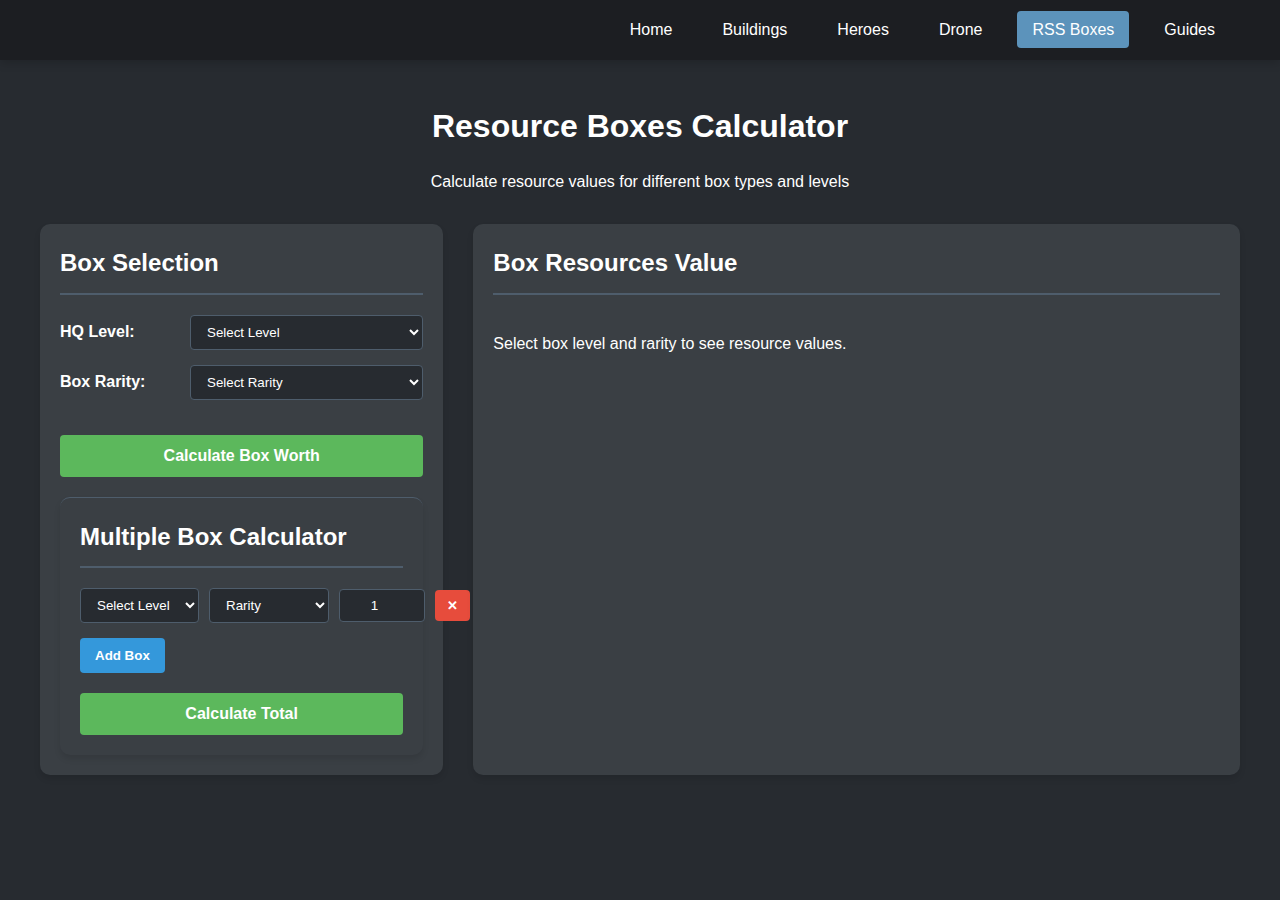
<file: boxes.html>
<!DOCTYPE html>
<html lang="en">
<head>
    <meta charset="UTF-8">
    <meta name="viewport" content="width=device-width, initial-scale=1.0">
    <link rel="icon" type="image/x-icon" href="/assets/favicon.ico">
    
    <meta property="og:type" content="website">
    <meta property="og:url" content="https://1253.site/">
    <meta property="og:title" content="The hub for everything #1253">
    <meta property="og:description" content="Info about resource boxes.">
    <meta property="og:image" content="https://1253.site/assets/icon.jpg">

    <title>Resource Boxes</title>
    <link rel="stylesheet" href="css/style.css">
    <link rel="stylesheet" href="css/boxes.css">
</head>
<body>
    <nav class="navbar">
        <div class="nav-container">
            <div class="logo"></div>
            <ul class="nav-links">
                <li><a href="index.html">Home</a></li>
                <li><a href="buildings.html">Buildings</a></li>
                <li><a href="heroes.html">Heroes</a></li>
                <li><a href="drone.html">Drone</a></li>
                <li><a href="boxes.html" class="active">RSS Boxes</a></li>
                <li><a href="guides.html">Guides</a></li>
            </ul>
        </div>
    </nav>

    <div class="container">
        <header>
            <h1>Resource Boxes Calculator</h1>
            <p>Calculate resource values for different box types and levels</p>
        </header>

        <div class="calculator" id="calculator-section">
            <div class="input-section">
                <h2>Box Selection</h2>
                <div class="selection-row">
                    <label for="box-level">HQ Level:</label>
                    <select id="box-level" class="wide-select">
                        <option value="">Select Level</option>
                    </select>
                </div>
                <div class="selection-row">
                    <label for="box-rarity">Box Rarity:</label>
                    <select id="box-rarity" class="wide-select">
                        <option value="">Select Rarity</option>
                        <option value="Common">Common</option>
                        <option value="Rare">Rare</option>
                        <option value="Epic">Epic</option>
                        <option value="Legendary">Legendary</option>
                    </select>
                </div>
                
                <button class="calculate" id="calculate-btn">Calculate Box Worth</button>
                
                <div class="input-section box-cart-container">
                    <h2>Multiple Box Calculator</h2>
                    <div id="box-cart">
                        <div class="box-cart-row">
                            <select class="box-level-select wide-select">
                                <option value="">Select Level</option>
                            </select>
                            <select class="box-rarity-select">
                                <option value="">Rarity</option>
                                <option value="Common">Common</option>
                                <option value="Rare">Rare</option>
                                <option value="Epic">Epic</option>
                                <option value="Legendary">Legendary</option>
                            </select>
                            <input type="number" class="box-quantity" min="1" value="1">
                            <button class="remove" disabled>✕</button>
                        </div>
                    </div>
                    <button class="add-box" id="add-box-btn">Add Box</button>
                    <button class="calculate" id="calculate-total-btn">Calculate Total</button>
                </div>
            </div>

            <div class="results-section">
                <h2>Box Resources Value</h2>
                <div class="results-wrapper">
                    <div id="results-container">
                        <p>Select box level and rarity to see resource values.</p>
                    </div>
                </div>
            </div>
        </div>
    </div>

    <script src="js/boxes.js"></script>
</body>
</html>
</file>
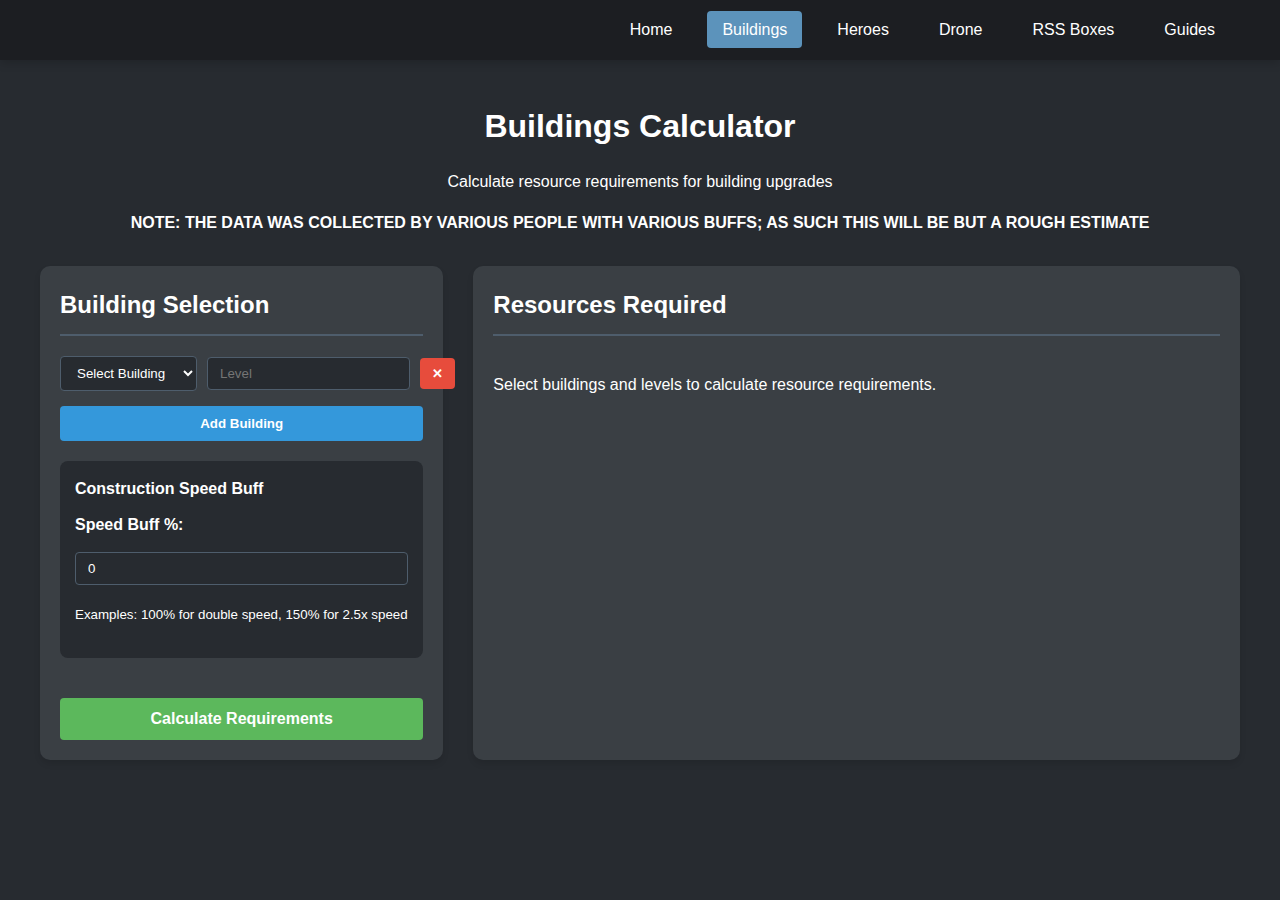
<file: buildings.html>
<!DOCTYPE html>
<html lang="en">
<head>
    <meta charset="UTF-8">
    <meta name="viewport" content="width=device-width, initial-scale=1.0">
    <link rel="icon" type="image/x-icon" href="/assets/favicon.ico">

    <meta property="og:type" content="website">
    <meta property="og:url" content="https://1253.site/">
    <meta property="og:title" content="The hub for everything #1253">
    <meta property="og:description" content="The ultimate all-in-one multi-tool, interactive calculators and guides for hero formations, resources, buildings, and more!">
    <meta property="og:image" content="https://1253.site/assets/icon.jpg">

    <title>Buildings</title>
    <link rel="stylesheet" href="css/style.css">
    <link rel="stylesheet" href="css/buildings.css">
</head>
<body>
    <nav class="navbar">
        <div class="nav-container">
            <div class="logo"></div>
            <ul class="nav-links">
                <li><a href="index.html">Home</a></li>
                <li><a href="buildings.html" class="active">Buildings</a></li>
                <li><a href="heroes.html">Heroes</a></li>
                <li><a href="drone.html">Drone</a></li>
                <li><a href="boxes.html">RSS Boxes</a></li>
                <li><a href="guides.html">Guides</a></li>
            </ul>
        </div>
    </nav>

    <div class="container">
        <header>
            <h1>Buildings Calculator</h1>
            <p>Calculate resource requirements for building upgrades</p>
            <strong>NOTE: THE DATA WAS COLLECTED BY VARIOUS PEOPLE WITH VARIOUS BUFFS; AS SUCH THIS WILL BE BUT A ROUGH ESTIMATE</strong>
        </header>

        <div class="calculator" id="calculator-section">
            <div class="input-section">
                <h2>Building Selection</h2>
                <div id="buildings-container">
                    <div class="building-row">
                        <select class="building-select">
                            <option value="">Select Building</option>
                        </select>
                        <input type="number" class="level-input" min="1" placeholder="Level" disabled>
                        <button class="remove" disabled>✕</button>
                    </div>
                </div>
                <button class="add-building" id="add-building-btn">Add Building</button>
                
                <div class="buff-container">
                    <div class="buff-title">Construction Speed Buff</div>
                    <div class="buff-input">
                        <label for="speed-buff">Speed Buff %:</label>
                        <input type="number" id="speed-buff" min="0" value="0" step="5">
                    </div>
                    <p><small>Examples: 100% for double speed, 150% for 2.5x speed</small></p>
                </div>
                
                <button class="calculate" id="calculate-btn">Calculate Requirements</button>
            </div>

            <div class="results-section">
                <h2>Resources Required</h2>
                <div class="results-wrapper">
                    <div id="results-container">
                        <p>Select buildings and levels to calculate resource requirements.</p>
                    </div>
                </div>
            </div>
        </div>
    </div>
    <script src="js/script.js"></script>
</body>
</html>
</file>
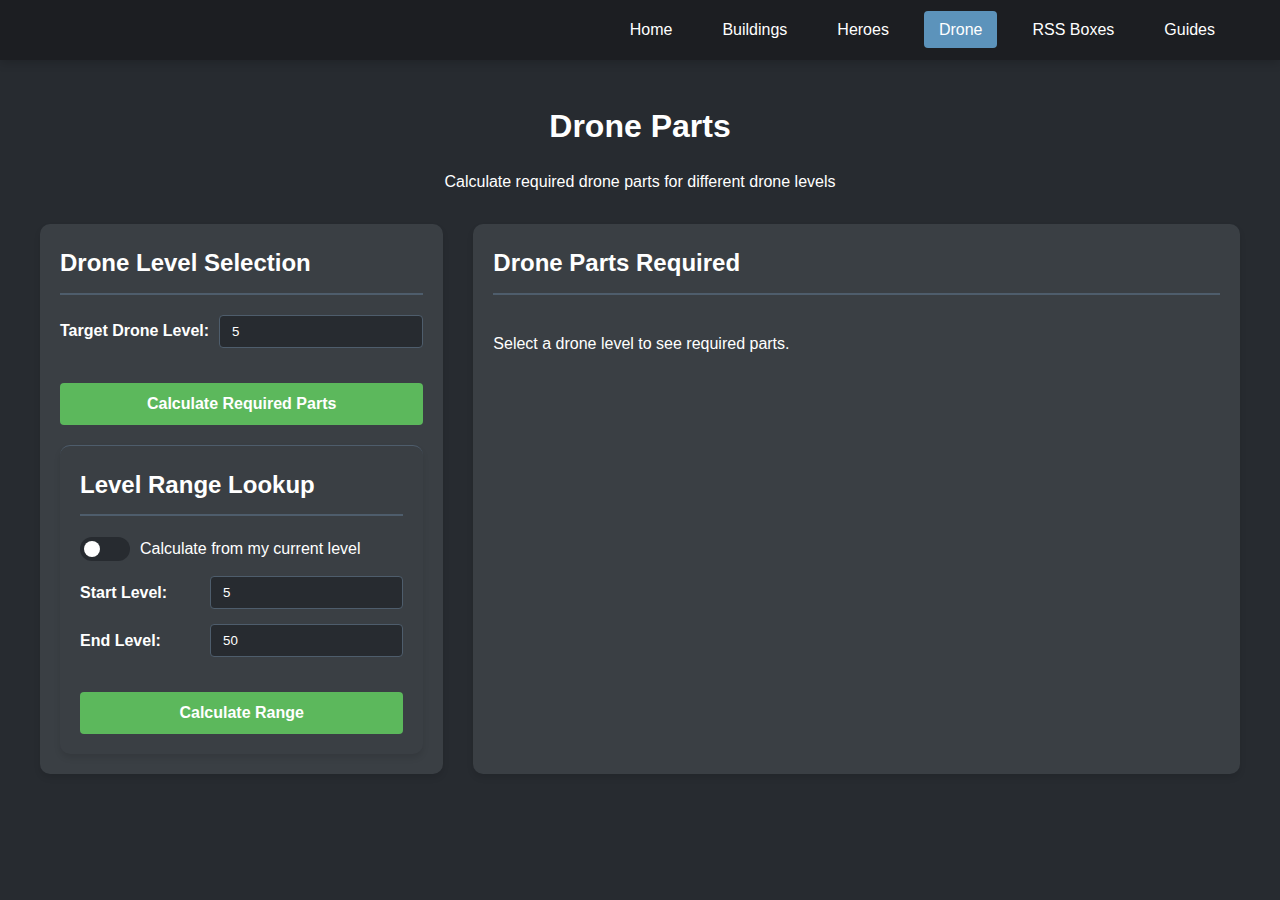
<file: drone.html>
<!DOCTYPE html>
<html lang="en">
<head>
    <meta charset="UTF-8">
    <meta name="viewport" content="width=device-width, initial-scale=1.0">
    <link rel="icon" type="image/x-icon" href="/assets/favicon.ico">

    <meta property="og:type" content="website">
    <meta property="og:url" content="https://1253.site/">
    <meta property="og:title" content="The hub for everything #1253">
    <meta property="og:description" content="Drone Part calculator & info">
    <meta property="og:image" content="https://1253.site/assets/icon.jpg">

    <title>Drone</title>
    <link rel="stylesheet" href="css/style.css">
    <link rel="stylesheet" href="css/drone.css">
</head>
<body>
    <nav class="navbar">
        <div class="nav-container">
            <div class="logo"></div>
            <ul class="nav-links">
                <li><a href="index.html">Home</a></li>
                <li><a href="buildings.html">Buildings</a></li>
                <li><a href="heroes.html">Heroes</a></li>
                <li><a href="drone.html" class="active">Drone</a></li>
                <li><a href="boxes.html">RSS Boxes</a></li>
                <li><a href="guides.html">Guides</a></li>
            </ul>
        </div>
    </nav>

    <div class="container">
        <header>
            <h1>Drone Parts</h1>
            <p>Calculate required drone parts for different drone levels</p>
        </header>

        <div class="calculator" id="calculator-section">
            <div class="input-section">
                <h2>Drone Level Selection</h2>
                <div class="selection-row">
                    <label for="drone-level">Target Drone Level:</label>
                    <input type="number" id="drone-level" min="5" max="250" step="5" value="5">
                </div>
                
                <button class="calculate" id="calculate-btn">Calculate Required Parts</button>
                
                <div class="input-section range-container">
                    <h2>Level Range Lookup</h2>
                    <div class="switch-container">
                        <label class="switch">
                            <input type="checkbox" id="current-level-toggle">
                            <span class="slider round"></span>
                        </label>
                        <span>Calculate from my current level</span>
                    </div>
                    
                    <div class="selection-row" id="current-level-row" style="display: none;">
                        <label for="current-level">Current Level:</label>
                        <input type="number" id="current-level" min="5" max="245" step="5" value="5">
                    </div>
                    
                    <div class="selection-row">
                        <label for="start-level">Start Level:</label>
                        <input type="number" id="start-level" min="5" max="245" step="5" value="5">
                    </div>
                    <div class="selection-row">
                        <label for="end-level">End Level:</label>
                        <input type="number" id="end-level" min="10" max="250" step="5" value="50">
                    </div>
                    
                    <button class="calculate" id="range-calculate-btn">Calculate Range</button>
                </div>
            </div>

            <div class="results-section">
                <h2>Drone Parts Required</h2>
                <div class="results-wrapper">
                    <div id="results-container">
                        <p>Select a drone level to see required parts.</p>
                    </div>
                </div>
            </div>
        </div>
    </div>
    <script src="js/drone.js"></script>
</body>
</html>
</file>
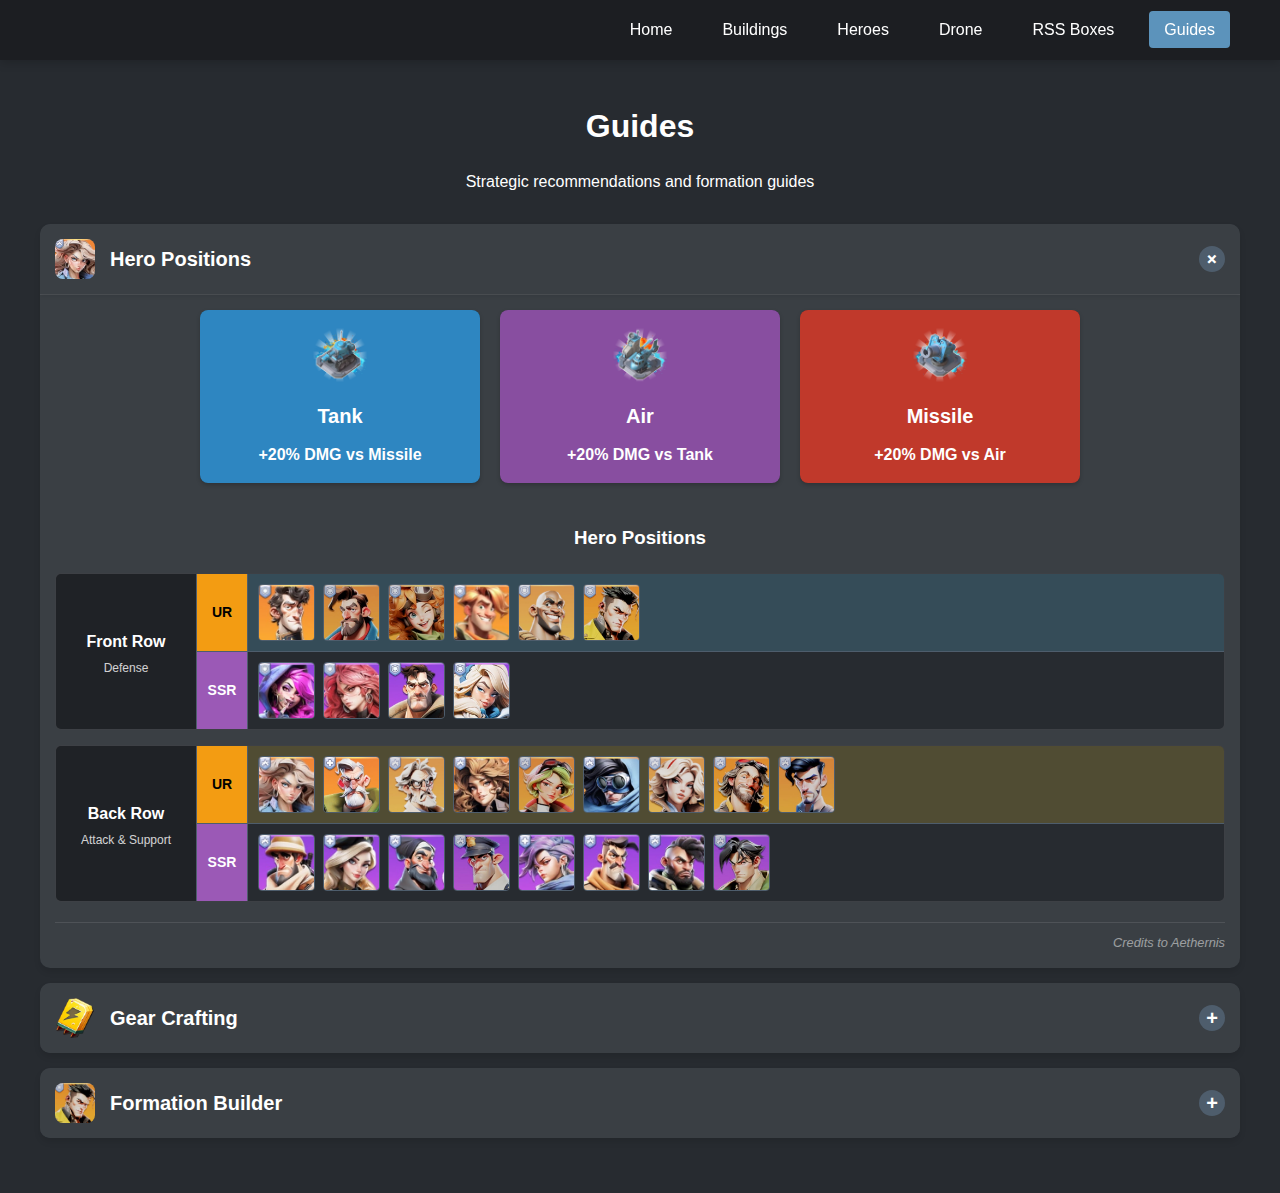
<file: guides.html>
<!DOCTYPE html>
<html lang="en">
<head>
    <meta charset="UTF-8">
    <meta name="viewport" content="width=device-width, initial-scale=1.0">
    <link rel="icon" type="image/x-icon" href="/assets/favicon.ico">
    
    <meta property="og:type" content="website">
    <meta property="og:url" content="https://1253.site/">
    <meta property="og:title" content="The hub for everything #1253">
    <meta property="og:description" content="Guides and Interactives">
    <meta property="og:image" content="https://1253.site/assets/icon.jpg">

    <title>Guides</title>
    <link rel="stylesheet" href="css/style.css">
    <link rel="stylesheet" href="css/guides.css">
</head>
<body>
    <nav class="navbar">
        <div class="nav-container">
            <div class="logo"></div>
            <ul class="nav-links">
                <li><a href="index.html">Home</a></li>
                <li><a href="buildings.html">Buildings</a></li>
                <li><a href="heroes.html">Heroes</a></li>
                <li><a href="drone.html">Drone</a></li>
                <li><a href="boxes.html">RSS Boxes</a></li>
                <li><a href="guides.html" class="active">Guides</a></li>
            </ul>
        </div>
    </nav>

    <div class="container">
        <header>
            <h1>Guides</h1>
            <p>Strategic recommendations and formation guides</p>
        </header>

        <div class="guide-section collapsible">
            <div class="section-header">
                <div class="section-icon">
                    <img src="assets/heroes/Kimberly.jpg" alt="Formation">
                </div>
                <h2>Hero Positions</h2>
                <div class="toggle-btn">+</div>
            </div>
            
            <div class="section-content">
                <div class="type-advantages">
                    <div class="type-card">
                        <div class="type-header tank">
                            <img src="assets/buildings/tank-center.jpg" alt="Tank" class="type-icon">
                            <h3>Tank</h3>
                            <div class="bonus">+20% DMG vs Missile</div>
                        </div>
                    </div>

                    <div class="type-card">
                        <div class="type-header air">
                            <img src="assets/buildings/aircraft-center.jpg" alt="Air" class="type-icon">
                            <h3>Air</h3>
                            <div class="bonus">+20% DMG vs Tank</div>
                        </div>
                    </div>

                    <div class="type-card">
                        <div class="type-header missile">
                            <img src="assets/buildings/missile-center.jpg" alt="Missile" class="type-icon">
                            <h3>Missile</h3>
                            <div class="bonus">+20% DMG vs Air</div>
                        </div>
                    </div>
                </div>

                <div class="formation-guide">
                    <h3>Hero Positions</h3>
                    
                    <div class="formation-row">
                        <div class="formation-label">
                            <h3>Front Row</h3>
                            <div class="role">Defense</div>
                        </div>
                        <div class="formation-units">
                            <div class="unit-tier">
                                <div class="tier-label ur">UR</div>
                                <div class="tier-units s2">
                                    <!-- Tank -->
                                    <div class="unit">
                                        <img src="assets/heroes/Murphy.jpg" alt="Hero 1">
                                    </div>
                                    <div class="unit">
                                        <img src="assets/heroes/Williams.jpg" alt="Hero 1">
                                    </div>
                                    <!-- Air -->
                                    <div class="unit">
                                        <img src="assets/heroes/Carlie.jpg" alt="Hero 1">
                                    </div>
                                    <div class="unit">
                                        <img src="assets/heroes/Lucius.jpg" alt="Hero 1">
                                    </div>
                                    <!-- Missile -->
                                    <div class="unit">
                                        <img src="assets/heroes/Adam.jpg" alt="Hero 1">
                                    </div>
                                    <div class="unit">
                                        <img src="assets/heroes/Mcgregor.jpg" alt="Hero 1">
                                    </div>
                                </div>
                            </div>
                            <div class="unit-tier">
                                <div class="tier-label ssr">SSR</div>
                                <div class="tier-units">
                                    <!-- Tank -->
                                    <div class="unit">
                                        <img src="assets/heroes/Violet.jpg" alt="Hero 1">
                                    </div>
                                    <div class="unit">
                                        <img src="assets/heroes/Scarlett.jpg" alt="Hero 1">
                                    </div>
                                    <!-- Air -->
                                    <div class="unit">
                                        <img src="assets/heroes/Cage.jpg" alt="Hero 1">
                                    </div>
                                    <!-- Missile -->
                                    <div class="unit">
                                        <img src="assets/heroes/Elsa.jpg" alt="Hero 1">
                                    </div>
                                </div>
                            </div>
                        </div>
                    </div>
                    
                    <div class="formation-row">
                        <div class="formation-label">
                            <h3>Back Row</h3>
                            <div class="role">Attack & Support</div>
                        </div>
                        <div class="formation-units">
                            <div class="unit-tier">
                                <div class="tier-label ur">UR</div>
                                <div class="tier-units s1">
                                    <!-- Tank -->
                                    <div class="unit">
                                        <img src="assets/heroes/Kimberly.jpg" alt="Hero 1">
                                    </div>
                                    <div class="unit">
                                        <img src="assets/heroes/Marshall.jpg" alt="Hero 1">
                                    </div>
                                    <div class="unit">
                                        <img src="assets/heroes/Stetmann.jpg" alt="Hero 1">
                                    </div>
                                    <!-- Air -->
                                    <div class="unit">
                                        <img src="assets/heroes/Dva.jpg" alt="Hero 1">
                                    </div>
                                    <div class="unit">
                                        <img src="assets/heroes/Schuyler.jpg" alt="Hero 1">
                                    </div>
                                    <div class="unit">
                                        <img src="assets/heroes/Morrison.jpg" alt="Hero 1">
                                    </div>
                                    <!-- Missile -->
                                    <div class="unit">
                                        <img src="assets/heroes/Fiona.jpg" alt="Hero 1">
                                    </div>
                                    <div class="unit">
                                        <img src="assets/heroes/Swift.jpg" alt="Hero 1">
                                    </div>
                                    <div class="unit">
                                        <img src="assets/heroes/Tesla.jpg" alt="Hero 1">
                                    </div>
                                </div>
                            </div>
                            <div class="unit-tier">
                                <div class="tier-label ssr">SSR</div>
                                <div class="tier-units">
                                    <!-- Tank -->
                                    <div class="unit">
                                        <img src="assets/heroes/Mason.jpg" alt="Hero 1">
                                    </div>
                                    <div class="unit">
                                        <img src="assets/heroes/Monica.jpg" alt="Hero 1">
                                    </div>
                                    <div class="unit">
                                        <img src="assets/heroes/Farhad.jpg" alt="Hero 1">
                                    </div>
                                    <div class="unit">
                                        <img src="assets/heroes/Richard.jpg" alt="Hero 1">
                                    </div>
                                    <!-- Air -->
                                    <div class="unit">
                                        <img src="assets/heroes/Sarah.jpg" alt="Hero 1">
                                    </div>
                                    <div class="unit">
                                        <img src="assets/heroes/Maxwell.jpg" alt="Hero 1">
                                    </div>
                                    <!-- Missile -->
                                    <div class="unit">
                                        <img src="assets/heroes/Blaz.jpg" alt="Hero 1">
                                    </div>
                                    <div class="unit">
                                        <img src="assets/heroes/Venom.jpg" alt="Hero 1">
                                    </div>
                                </div>
                            </div>
                        </div>
                    </div>
                </div>
                <div class="guide-credits">Credits to Aethernis</div>
            </div>
        </div>

        <div class="guide-section collapsible">
            <div class="section-header">
                <div class="section-icon">
                    <img src="assets/items/ceramic.jpg" alt="Gear">
                </div>
                <h2>Gear Crafting</h2>
                <div class="toggle-btn">+</div>
            </div>
            
            <div class="section-content">
                <div class="gear-header">
                    <div class="rules-container">
                        <h3>Rules:</h3>
                        <div class="rule">
                            <img class="rule-icon" src="/assets/gear/lastwar-gear-m5-a-thor-railgun.jpg"></img>
                            <div class="rule-text">Only use UR Gear.</div>
                        </div>
                        <div class="rule">
                            <img class="rule-icon" src="/assets/items/upgrade-ore.jpg"></img>
                            <div class="rule-text">Gear should be upgraded to Level 10 instantly, and in increments of 10 after.</div>
                        </div>
                        <div class="rule">
                            <img class="rule-icon" src="assets/items/blueprint.jpg"></img>
                            <div class="rule-text">Spend all Honour Points on Blueprints.</div>
                        </div>
                    </div>
                    
                    <div class="gear-factory">
                        <img src="assets/buildings/component-factory.jpg" alt="Gear Factory" class="factory-image">
                        <p>Component Factory</p>
                    </div>
                </div>

                <div class="gear-grid">
                    <div class="upgrade-costs">
                        <h3>Gear upgrade costs</h3>
                        
                        <div class="cost-item">
                            <h4>Level 0 → Level 10</h4>
                            <div class="resource gold">
                                <img class="resource-icon" src="/assets/items/coin.jpg"></img>
                                <div class="resource-amount">3.2M Gold</div>
                            </div>
                            <div class="resource ore">
                                <img class="resource-icon" src="/assets/items/upgrade-ore.jpg"></img>
                                <div class="resource-amount">20.8k Ore</div>
                            </div>
                        </div>
                        
                        <div class="cost-item">
                            <h4>Level 10 → Level 20</h4>
                            <div class="resource gold">
                                <img class="resource-icon" src="/assets/items/coin.jpg"></img>
                                <div class="resource-amount">5.9M Gold</div>
                            </div>
                            <div class="resource ore">
                                <img class="resource-icon" src="/assets/items/upgrade-ore.jpg"></img>
                                <div class="resource-amount">38.8k Ore</div>
                            </div>
                        </div>
                        
                        <div class="cost-item">
                            <h4>Level 20 → Level 30</h4>
                            <div class="resource gold">
                                <img class="resource-icon" src="/assets/items/coin.jpg"></img>
                                <div class="resource-amount">8.8M Gold</div>
                            </div>
                            <div class="resource ore">
                                <img class="resource-icon" src="/assets/items/upgrade-ore.jpg"></img>
                                <div class="resource-amount">58.8k Ore</div>
                            </div>
                        </div>
                        
                        <div class="cost-item">
                            <h4>Level 30 → Level 40</h4>
                            <div class="resource gold">
                                <img class="resource-icon" src="/assets/items/coin.jpg"></img>
                                <div class="resource-amount">11.2M Gold</div>
                            </div>
                            <div class="resource ore">
                                <img class="resource-icon" src="/assets/items/upgrade-ore.jpg"></img>
                                <div class="resource-amount">76.2k Ore</div>
                            </div>
                        </div>
                        
                        <div class="cost-item">
                            <h4>Level 40 → 1 Star</h4>
                            <div class="resource gold">
                                <img class="resource-icon" src="/assets/items/coin.jpg"></img>
                                <div class="resource-amount">93.6M Gold</div>
                            </div>
                            <div class="resource ore">
                                <img class="resource-icon" src="/assets/items/upgrade-ore.jpg"></img>
                                <div class="resource-amount">62.5k Ore</div>
                            </div>
                            <div class="resource ceramic">
                                <img class="resource-icon" src="assets/items/ceramic.jpg"></img>
                                <div class="resource-amount">750 Ceramic</div>
                            </div>
                            <div class="resource blueprint">
                                <img class="resource-icon" src="assets/items/blueprint.jpg"></img>
                                <div class="resource-amount">5 Blueprints</div>
                            </div>
                        </div>
                        
                        <div class="cost-item">
                            <h4>1 Star → 2 Star</h4>
                            <div class="resource gold">
                                <img class="resource-icon" src="/assets/items/coin.jpg"></img>
                                <div class="resource-amount">121.6M Gold</div>
                            </div>
                            <div class="resource ore">
                                <img class="resource-icon" src="/assets/items/upgrade-ore.jpg"></img>
                                <div class="resource-amount">81.0k Ore</div>
                            </div>
                            <div class="resource ceramic">
                                <img class="resource-icon" src="assets/items/ceramic.jpg"></img>
                                <div class="resource-amount">975 Ceramic</div>
                            </div>
                            <div class="resource blueprint">
                                <img class="resource-icon" src="assets/items/blueprint.jpg"></img>
                                <div class="resource-amount">10 Blueprints</div>
                            </div>
                        </div>
                        
                        <div class="cost-item">
                            <h4>2 Star → 3 Star</h4>
                            <div class="resource gold">
                                <img class="resource-icon" src="/assets/items/coin.jpg"></img>
                                <div class="resource-amount">150M Gold</div>
                            </div>
                            <div class="resource ore">
                                <img class="resource-icon" src="/assets/items/upgrade-ore.jpg"></img>
                                <div class="resource-amount">100k Ore</div>
                            </div>
                            <div class="resource ceramic">
                                <img class="resource-icon" src="assets/items/ceramic.jpg"></img>
                                <div class="resource-amount">1200 Ceramic</div>
                            </div>
                            <div class="resource blueprint">
                                <img class="resource-icon" src="assets/items/blueprint.jpg"></img>
                                <div class="resource-amount">15 Blueprints</div>
                            </div>
                        </div>
                        
                        <div class="cost-item">
                            <h4>3 Star → 4 Star</h4>
                            <div class="resource gold">
                                <img class="resource-icon" src="/assets/items/coin.jpg"></img>
                                <div class="resource-amount">178M Gold</div>
                            </div>
                            <div class="resource ore">
                                <img class="resource-icon" src="/assets/items/upgrade-ore.jpg"></img>
                                <div class="resource-amount">118.5k Ore</div>
                            </div>
                            <div class="resource ceramic">
                                <img class="resource-icon" src="assets/items/ceramic.jpg"></img>
                                <div class="resource-amount">1425 Ceramic</div>
                            </div>
                            <div class="resource blueprint">
                                <img class="resource-icon" src="assets/items/blueprint.jpg"></img>
                                <div class="resource-amount">20 Blueprints</div>
                            </div>
                        </div>
                        
                        <div class="cost-item">
                            <h4>4 Star → 5 Star</h4>
                            <div class="resource gold">
                                <img class="resource-icon" src="/assets/items/coin.jpg"></img>
                                <div class="resource-amount">206M Gold</div>
                            </div>
                            <div class="resource ore">
                                <img class="resource-icon" src="/assets/items/upgrade-ore.jpg"></img>
                                <div class="resource-amount">138k Ore</div>
                            </div>
                            <div class="resource ceramic">
                                <img class="resource-icon" src="assets/items/ceramic.jpg"></img>
                                <div class="resource-amount">1650 Ceramic</div>
                            </div>
                            <div class="resource mythic">
                                <img class="resource-icon" src="assets/items/mythic-blueprint.jpg"></img>
                                <div class="resource-amount">10 Mythic Blueprints</div>
                            </div>
                        </div>
                        <div class="guide-credits">Credits to Aethernis</div>
                    </div>
                    
                    <div class="leveling-strategy">
                        <h3>Gear Priority</h3>
                        
                        <div class="strategy-section">
                            <h4>Tank Squad</h4>
                            <div class="strategy-timeline">
                                <div class="timeline-item">Gun on Kim/Stetmann to 40</div>
                                <div class="timeline-item">Radar on Murphy/Williams to 40</div>
                                <div class="timeline-item">Data Chip on Kim/Stetmann to 40</div>
                                <div class="timeline-item">1 Star on Kim's Gun</div>
                                <div class="timeline-item">1 Star on Stetmann's Gun</div>
                                <div class="timeline-item">1 Star on Kim's Data Chip</div>
                                <div class="timeline-item">1 Star on Stetmann's Data Chip</div>
                                <div class="timeline-item">Armor on Murphy to 40</div>
                                <div class="timeline-item">Armor on Williams to 40</div>
                                <div class="timeline-item">Radar on Kim/Stetmann/Marshall to 40</div>
                                <div class="timeline-item">Armor on Kim/Stetmann/Marshall to 40</div>
                                <div class="timeline-item">Finish Kim's Gun</div>
                                <div class="timeline-item">Finish Stetmann's Gun</div>
                                <div class="timeline-item">Gun on Murphy/Williams to 40</div>
                                <div class="timeline-item">Finish Kim's Gun</div>
                                <div class="timeline-item">Finish Stetmann's Gun</div>
                                <div class="timeline-item">Gun on Murphy/Williams to 40</div>
                                <div class="timeline-item">Data Chip on Murphy/Williams to 40</div>
                            </div>
                            <h4>Aircraft Squad</h4>
                            <div class="strategy-timeline">
                                <div class="timeline-item">To be continued</div>
                            </div>
                            <h4>Missile Squad</h4>
                            <div class="strategy-timeline">
                                <div class="timeline-item">To be continued</div>
                            </div>
                        </div>
                    </div>
                </div>
            </div>
        </div>

        <div class="guide-section collapsible" id="formation-builder">
            <div class="section-header">
                <div class="section-icon">
                    <img src="assets/heroes/Mcgregor.jpg" alt="Formation Builder">
                </div>
                <h2>Formation Builder</h2>
                <div class="toggle-btn">+</div>
            </div>
            
            <div class="section-content">
                <div class="formation-builder-container">
                    <div class="builder-controls">
                        <div class="hero-filters">
                            <p>NOTE: This only gives you a general idea, it does not account for most of the stuff (like gear, level, etc..).</p>
                            <h3>Filters</h3>
                            <div class="filter-buttons">
                                <button class="filter-btn active" data-filter="all">All Heroes</button>
                                <button class="filter-btn tank-btn" data-filter="tank">Tank</button>
                                <button class="filter-btn air-btn" data-filter="air">Air</button>
                                <button class="filter-btn missile-btn" data-filter="missile">Missile</button>
                                <button class="filter-btn ur-btn" data-filter="ur">UR Only</button>
                                <button class="filter-btn ssr-btn" data-filter="ssr">SSR Only</button>
                            </div>
                        </div>
                        
                        <div class="hero-selector">
                            <h3>Select Your Heroes</h3>
                            <p>Click on heroes you own to highlight them</p>
                            <div class="hero-grid">
                                <!-- Tank Heroes - UR -->
                                <div class="hero-item" data-type="tank" data-rarity="ur" data-position="front">
                                    <img src="assets/heroes/Murphy.jpg" alt="Murphy">
                                    <div class="hero-name">Murphy</div>
                                </div>
                                <div class="hero-item" data-type="tank" data-rarity="ur" data-position="front">
                                    <img src="assets/heroes/Williams.jpg" alt="Williams">
                                    <div class="hero-name">Williams</div>
                                </div>
                                <div class="hero-item" data-type="tank" data-rarity="ur" data-position="back">
                                    <img src="assets/heroes/Kimberly.jpg" alt="Kimberly">
                                    <div class="hero-name">Kimberly</div>
                                </div>
                                <div class="hero-item" data-type="tank" data-rarity="ur" data-position="back">
                                    <img src="assets/heroes/Marshall.jpg" alt="Marshall">
                                    <div class="hero-name">Marshall</div>
                                </div>
                                <div class="hero-item" data-type="tank" data-rarity="ur" data-position="back">
                                    <img src="assets/heroes/Stetmann.jpg" alt="Stetmann">
                                    <div class="hero-name">Stetmann</div>
                                </div>
                                
                                <!-- Tank Heroes - SSR -->
                                <div class="hero-item" data-type="tank" data-rarity="ssr" data-position="front">
                                    <img src="assets/heroes/Violet.jpg" alt="Violet">
                                    <div class="hero-name">Violet</div>
                                </div>
                                <div class="hero-item" data-type="tank" data-rarity="ssr" data-position="front">
                                    <img src="assets/heroes/Scarlett.jpg" alt="Scarlett">
                                    <div class="hero-name">Scarlett</div>
                                </div>
                                <div class="hero-item" data-type="tank" data-rarity="ssr" data-position="back">
                                    <img src="assets/heroes/Mason.jpg" alt="Mason">
                                    <div class="hero-name">Mason</div>
                                </div>
                                <div class="hero-item" data-type="tank" data-rarity="ssr" data-position="back">
                                    <img src="assets/heroes/Monica.jpg" alt="Monica">
                                    <div class="hero-name">Monica</div>
                                </div>
                                <div class="hero-item" data-type="tank" data-rarity="ssr" data-position="back">
                                    <img src="assets/heroes/Farhad.jpg" alt="Farhad">
                                    <div class="hero-name">Farhad</div>
                                </div>
                                <div class="hero-item" data-type="tank" data-rarity="ssr" data-position="back">
                                    <img src="assets/heroes/Richard.jpg" alt="Richard">
                                    <div class="hero-name">Richard</div>
                                </div>
                                
                                <!-- Air Heroes - UR -->
                                <div class="hero-item" data-type="air" data-rarity="ur" data-position="front">
                                    <img src="assets/heroes/Carlie.jpg" alt="Carlie">
                                    <div class="hero-name">Carlie</div>
                                </div>
                                <div class="hero-item" data-type="air" data-rarity="ur" data-position="front">
                                    <img src="assets/heroes/Lucius.jpg" alt="Lucius">
                                    <div class="hero-name">Lucius</div>
                                </div>
                                <div class="hero-item" data-type="air" data-rarity="ur" data-position="back">
                                    <img src="assets/heroes/Dva.jpg" alt="Dva">
                                    <div class="hero-name">Dva</div>
                                </div>
                                <div class="hero-item" data-type="air" data-rarity="ur" data-position="back">
                                    <img src="assets/heroes/Schuyler.jpg" alt="Schuyler">
                                    <div class="hero-name">Schuyler</div>
                                </div>
                                <div class="hero-item" data-type="air" data-rarity="ur" data-position="back">
                                    <img src="assets/heroes/Morrison.jpg" alt="Morrison">
                                    <div class="hero-name">Morrison</div>
                                </div>
                                
                                <!-- Air Heroes - SSR -->
                                <div class="hero-item" data-type="air" data-rarity="ssr" data-position="front">
                                    <img src="assets/heroes/Cage.jpg" alt="Cage">
                                    <div class="hero-name">Cage</div>
                                </div>
                                <div class="hero-item" data-type="air" data-rarity="ssr" data-position="back">
                                    <img src="assets/heroes/Sarah.jpg" alt="Sarah">
                                    <div class="hero-name">Sarah</div>
                                </div>
                                <div class="hero-item" data-type="air" data-rarity="ssr" data-position="back">
                                    <img src="assets/heroes/Maxwell.jpg" alt="Maxwell">
                                    <div class="hero-name">Maxwell</div>
                                </div>
                                
                                <!-- Missile Heroes - UR -->
                                <div class="hero-item" data-type="missile" data-rarity="ur" data-position="front">
                                    <img src="assets/heroes/Adam.jpg" alt="Adam">
                                    <div class="hero-name">Adam</div>
                                </div>
                                <div class="hero-item" data-type="missile" data-rarity="ur" data-position="front">
                                    <img src="assets/heroes/Mcgregor.jpg" alt="Mcgregor">
                                    <div class="hero-name">Mcgregor</div>
                                </div>
                                <div class="hero-item" data-type="missile" data-rarity="ur" data-position="back">
                                    <img src="assets/heroes/Fiona.jpg" alt="Fiona">
                                    <div class="hero-name">Fiona</div>
                                </div>
                                <div class="hero-item" data-type="missile" data-rarity="ur" data-position="back">
                                    <img src="assets/heroes/Swift.jpg" alt="Swift">
                                    <div class="hero-name">Swift</div>
                                </div>
                                <div class="hero-item" data-type="missile" data-rarity="ur" data-position="back">
                                    <img src="assets/heroes/Tesla.jpg" alt="Tesla">
                                    <div class="hero-name">Tesla</div>
                                </div>
                                
                                <!-- Missile Heroes - SSR -->
                                <div class="hero-item" data-type="missile" data-rarity="ssr" data-position="front">
                                    <img src="assets/heroes/Elsa.jpg" alt="Elsa">
                                    <div class="hero-name">Elsa</div>
                                </div>
                                <div class="hero-item" data-type="missile" data-rarity="ssr" data-position="back">
                                    <img src="assets/heroes/Blaz.jpg" alt="Blaz">
                                    <div class="hero-name">Blaz</div>
                                </div>
                                <div class="hero-item" data-type="missile" data-rarity="ssr" data-position="back">
                                    <img src="assets/heroes/Venom.jpg" alt="Venom">
                                    <div class="hero-name">Venom</div>
                                </div>
                            </div>
                        </div>
                        
                        <div class="builder-actions">
                            <button id="generate-formation" class="calculate">Generate Best Formation</button>
                            <button id="reset-selection" class="remove">Reset Selection</button>
                        </div>
                        <p style="margin-top: 50px;"></p>
                        <div class="guide-credits">Credits to Reinaar</div>
                    </div>
                    
                    <div class="formation-display">
                        <h3>Your Best Formation</h3>
                        <div class="formation-result">
                            <div class="formation-placeholder">
                                <p>Select your heroes and click "Generate Best Formation"</p>
                            </div>
                            
                            <div class="formation-grid" style="display: none;">
                                <div class="formation-type-indicator">
                                    <div class="type-label">Type: <span id="formation-type">Mixed</span></div>
                                </div>
                                
                                <div class="formation-row front-row">
                                    <div class="position-label">Front</div>
                                    <div class="formation-slots">
                                        <div class="hero-slot" data-position="front-1">
                                            <div class="empty-slot">Select Heroes</div>
                                        </div>
                                        <div class="hero-slot" data-position="front-2">
                                            <div class="empty-slot">Select Heroes</div>
                                        </div>
                                    </div>
                                </div>
                                
                                <div class="formation-row back-row">
                                    <div class="position-label">Back</div>
                                    <div class="formation-slots">
                                        <div class="hero-slot" data-position="back-1">
                                            <div class="empty-slot">Select Heroes</div>
                                        </div>
                                        <div class="hero-slot" data-position="back-2">
                                            <div class="empty-slot">Select Heroes</div>
                                        </div>
                                        <div class="hero-slot" data-position="back-3">
                                            <div class="empty-slot">Select Heroes</div>
                                        </div>
                                    </div>
                                </div>
                            </div>
                        </div>
                        
                        <div class="formation-info">
                            <h4>Formation Strength</h4>
                            <div class="strength-bars">
                                <div class="strength-bar">
                                    <div class="bar-label">Attack</div>
                                    <div class="bar-container">
                                        <div class="bar-fill" id="attack-bar" style="width: 0%"></div>
                                    </div>
                                    <div class="bar-value" id="attack-value">0</div>
                                </div>
                                <div class="strength-bar">
                                    <div class="bar-label">Defense</div>
                                    <div class="bar-container">
                                        <div class="bar-fill" id="defense-bar" style="width: 0%"></div>
                                    </div>
                                    <div class="bar-value" id="defense-value">0</div>
                                </div>
                                <div class="strength-bar">
                                    <div class="bar-label">Synergy</div>
                                    <div class="bar-container">
                                        <div class="bar-fill" id="synergy-bar" style="width: 0%"></div>
                                    </div>
                                    <div class="bar-value" id="synergy-value">0</div>
                                </div>
                            </div>
                        </div>
                        
                        <div class="formation-tips">
                            <h4>Formation Tips</h4>
                            <ul id="formation-tips-list">
                                <li>Select the heroes you own to generate your optimal formation</li>
                                <li>For best results, try to build a team with the same unit type for synergy bonuses</li>
                                <li>Front row heroes should have high defense attributes</li>
                                <li>Back row heroes should focus on damage and support abilities</li>
                            </ul>
                        </div>
                    </div>
                </div>
            </div>
        </div>
    </div>
    <script src="js/guides.js"></script>
</body>
</html>
</file>
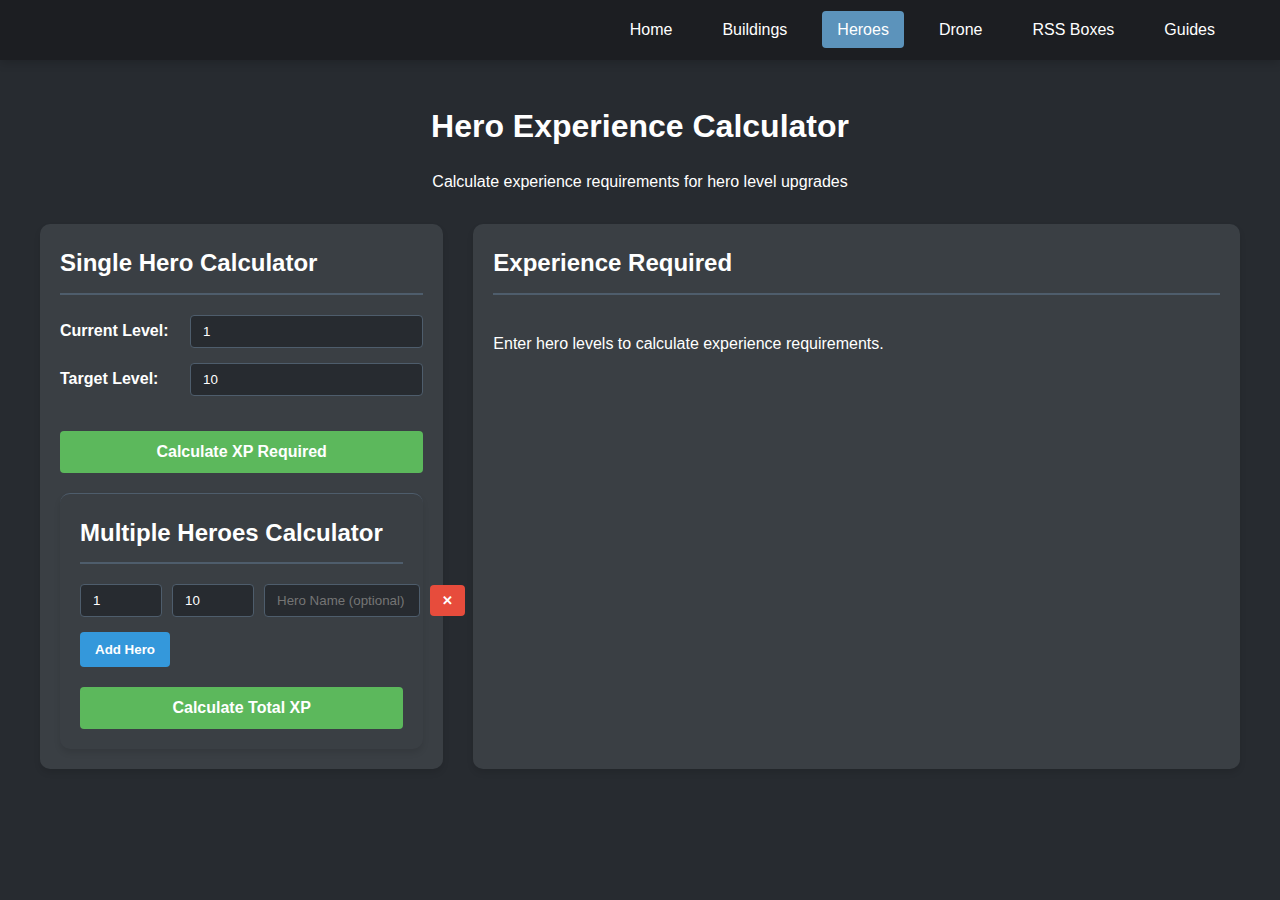
<file: heroes.html>
<!DOCTYPE html>
<html lang="en">
<head>
    <meta charset="UTF-8">
    <meta name="viewport" content="width=device-width, initial-scale=1.0">
    <link rel="icon" type="image/x-icon" href="/assets/favicon.ico">

    <meta property="og:type" content="website">
    <meta property="og:url" content="https://1253.site/">
    <meta property="og:title" content="The hub for everything #1253">
    <meta property="og:description" content="Hero EXP Calculator">
    <meta property="og:image" content="https://1253.site/assets/icon.jpg">

    <title>Heroes</title>
    <link rel="stylesheet" href="css/style.css">
    <link rel="stylesheet" href="css/heroes.css">
</head>
<body>
    <nav class="navbar">
        <div class="nav-container">
            <div class="logo"></div>
            <ul class="nav-links">
                <li><a href="index.html">Home</a></li>
                <li><a href="buildings.html">Buildings</a></li>
                <li><a href="heroes.html" class="active">Heroes</a></li>
                <li><a href="drone.html">Drone</a></li>
                <li><a href="boxes.html">RSS Boxes</a></li>
                <li><a href="guides.html">Guides</a></li>
            </ul>
        </div>
    </nav>

    <div class="container">
        <header>
            <h1>Hero Experience Calculator</h1>
            <p>Calculate experience requirements for hero level upgrades</p>
        </header>

        <div class="calculator" id="calculator-section">
            <div class="input-section">
                <h2>Single Hero Calculator</h2>
                <div class="selection-row">
                    <label for="hero-start-level">Current Level:</label>
                    <input type="number" id="hero-start-level" min="1" max="149" value="1">
                </div>
                <div class="selection-row">
                    <label for="hero-target-level">Target Level:</label>
                    <input type="number" id="hero-target-level" min="2" max="150" value="10">
                </div>
                
                <button class="calculate" id="calculate-hero-btn">Calculate XP Required</button>
                
                <div class="input-section hero-cart-container">
                    <h2>Multiple Heroes Calculator</h2>
                    <div id="hero-cart">
                        <div class="hero-cart-row">
                            <input type="number" class="hero-start-level" min="1" max="149" placeholder="Start Level" value="1">
                            <input type="number" class="hero-target-level" min="2" max="150" placeholder="Target Level" value="10">
                            <input type="text" class="hero-name-multiple" placeholder="Hero Name (optional)">
                            <button class="remove">✕</button>
                        </div>
                    </div>
                    <button class="add-hero" id="add-hero-btn">Add Hero</button>
                    <button class="calculate" id="calculate-total-btn">Calculate Total XP</button>
                </div>
            </div>

            <div class="results-section">
                <h2>Experience Required</h2>
                <div class="results-wrapper">
                    <div id="results-container">
                        <p>Enter hero levels to calculate experience requirements.</p>
                    </div>
                </div>
            </div>
        </div>
    </div>
    <script src="js/heroes.js"></script>
</body>
</html>
</file>
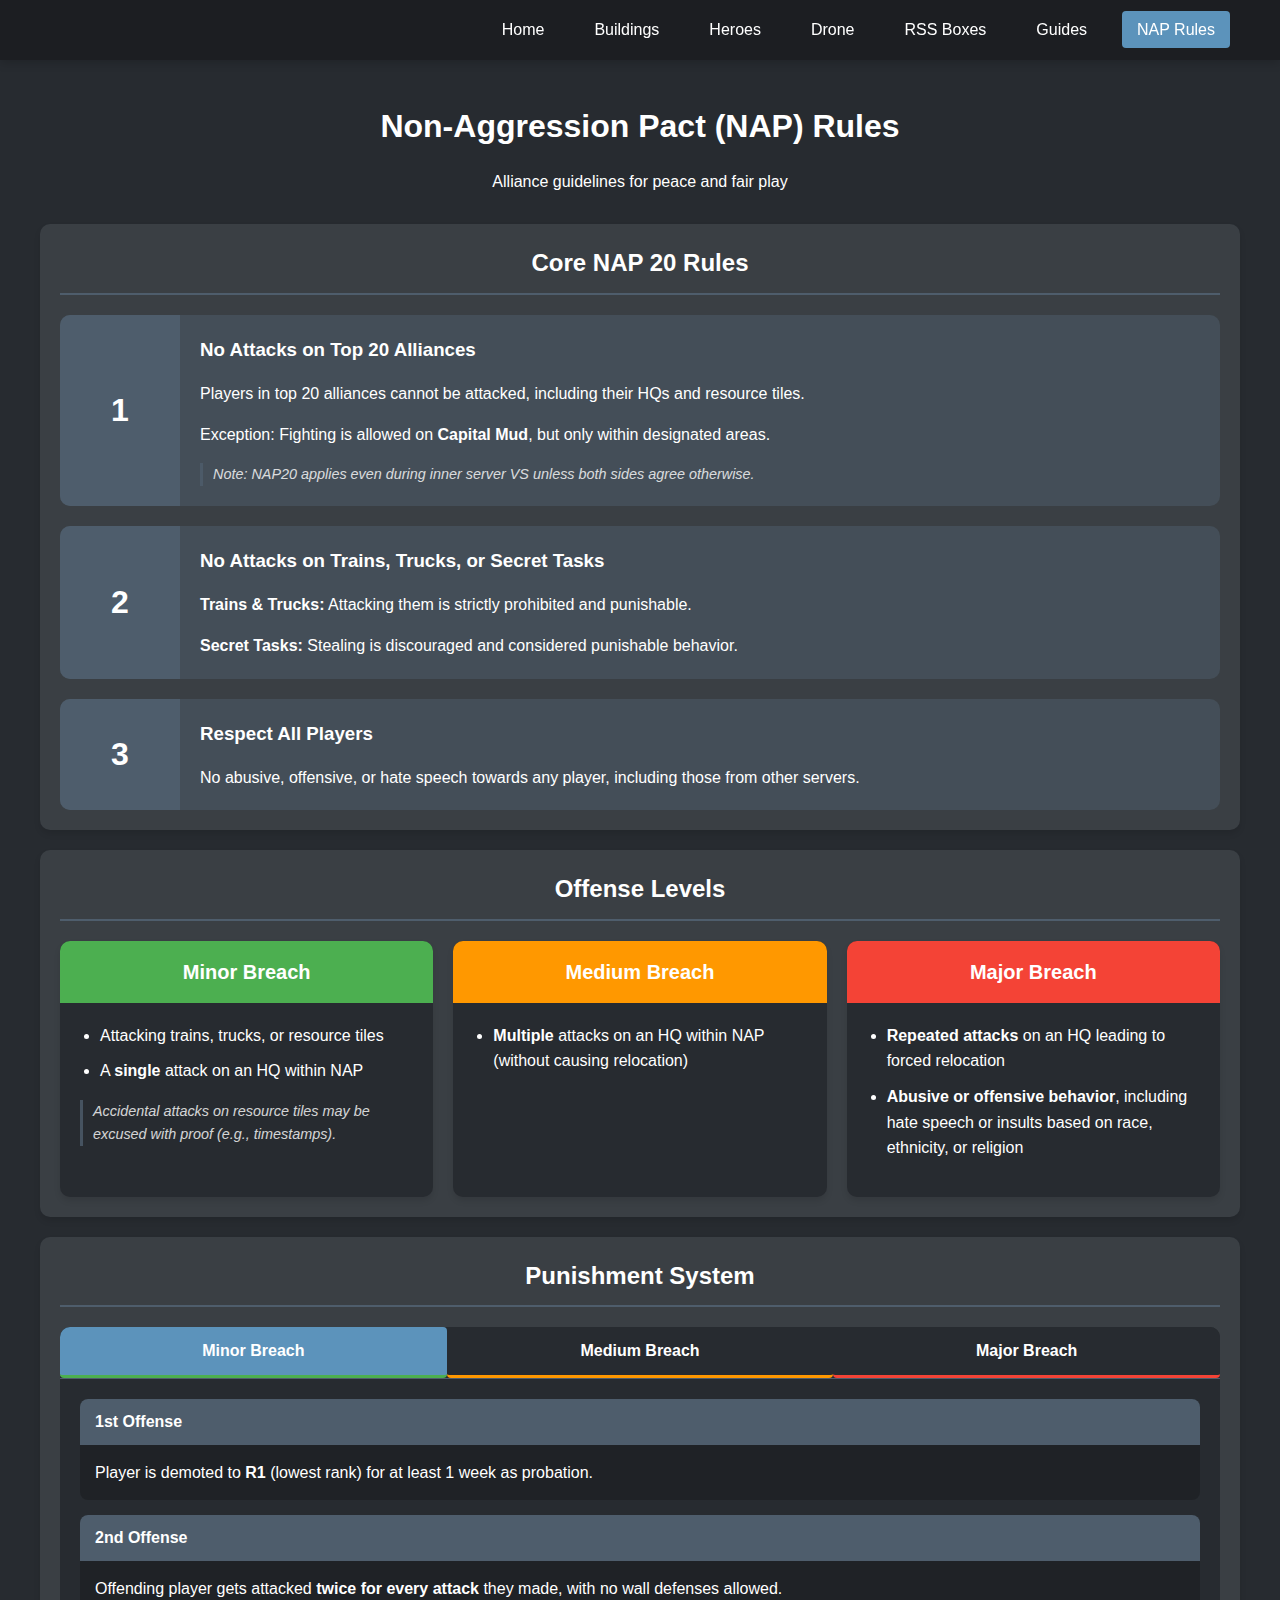
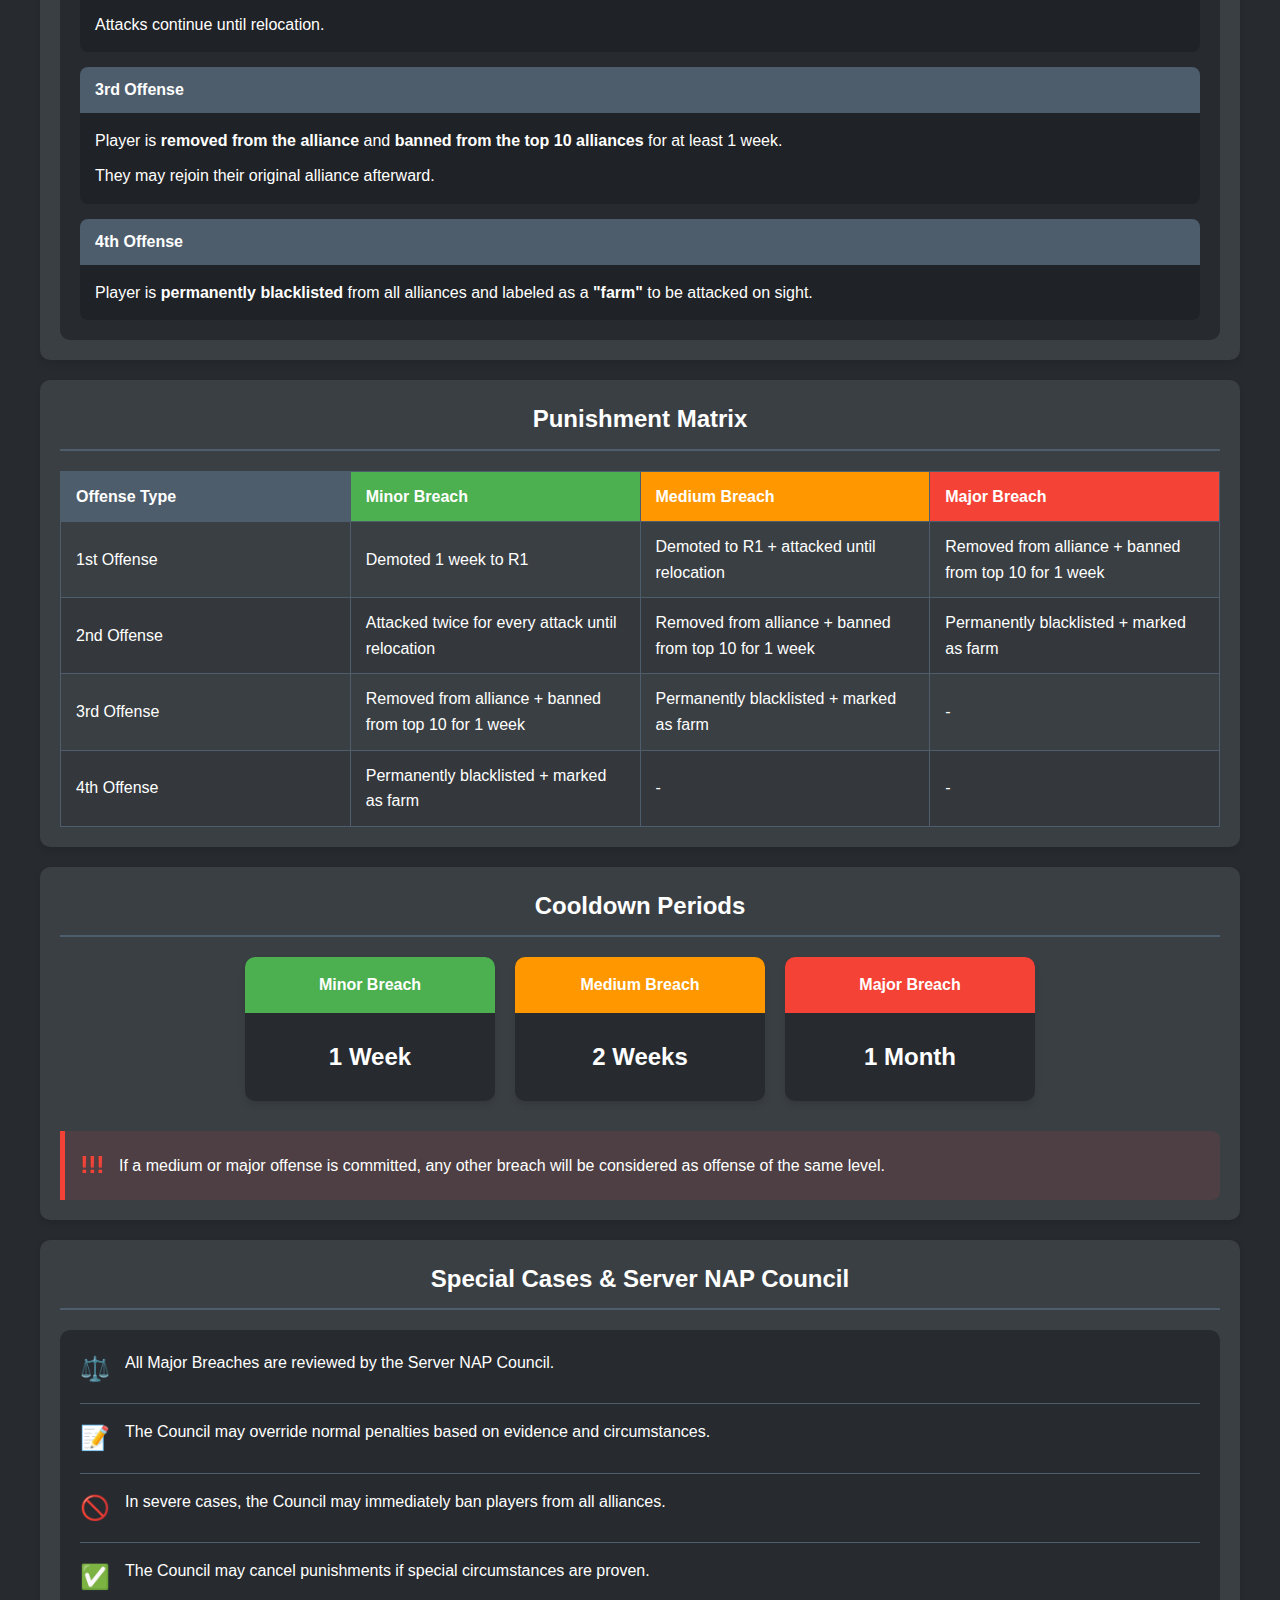
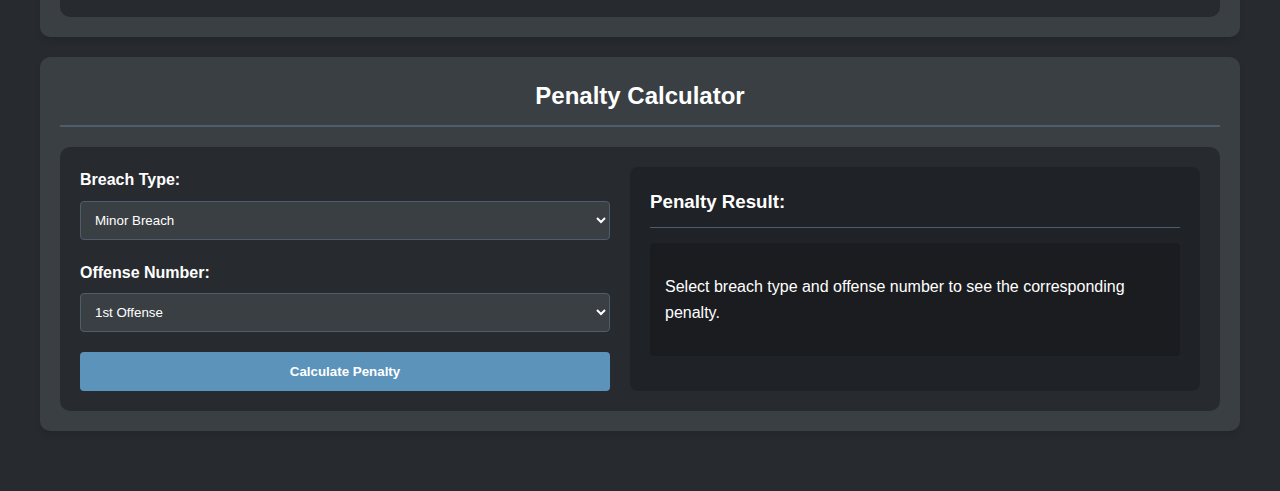
<file: nap.html>
<!DOCTYPE html>
<html lang="en">
<head>
    <meta charset="UTF-8">
    <meta name="viewport" content="width=device-width, initial-scale=1.0">
    <link rel="icon" type="image/x-icon" href="/assets/favicon.ico">

    <meta property="og:type" content="website">
    <meta property="og:url" content="https://1253.site/">
    <meta property="og:title" content="The hub for everything #1253">
    <meta property="og:description" content="The official NAP rules.">
    <meta property="og:image" content="https://1253.site/assets/icon.jpg">

    <title>NAP Rules</title>
    <link rel="stylesheet" href="css/style.css">
    <link rel="stylesheet" href="css/nap.css">
</head>
<body>
    <nav class="navbar">
        <div class="nav-container">
            <div class="logo"></div>
            <ul class="nav-links">
                <li><a href="index.html">Home</a></li>
                <li><a href="buildings.html">Buildings</a></li>
                <li><a href="heroes.html">Heroes</a></li>
                <li><a href="drone.html">Drone</a></li>
                <li><a href="boxes.html">RSS Boxes</a></li>
                <li><a href="guides.html">Guides</a></li>
                <li><a href="nap.html" class="active">NAP Rules</a></li>
            </ul>
        </div>
    </nav>

    <div class="container">
        <header>
            <h1>Non-Aggression Pact (NAP) Rules</h1>
            <p>Alliance guidelines for peace and fair play</p>
        </header>

        <!-- MAIN RULES SECTION -->
        <div class="nap-section" id="nap-rules">
            <h2>Core NAP 20 Rules</h2>
            <div class="rules-container">
                <div class="rule-card" id="rule1">
                    <div class="rule-number">1</div>
                    <div class="rule-content">
                        <h3>No Attacks on Top 20 Alliances</h3>
                        <p>Players in top 20 alliances cannot be attacked, including their HQs and resource tiles.</p>
                        <p>Exception: Fighting is allowed on <strong>Capital Mud</strong>, but only within designated areas.</p>
                        <p class="note">Note: NAP20 applies even during inner server VS unless both sides agree otherwise.</p>
                    </div>
                </div>

                <div class="rule-card" id="rule2">
                    <div class="rule-number">2</div>
                    <div class="rule-content">
                        <h3>No Attacks on Trains, Trucks, or Secret Tasks</h3>
                        <p><strong>Trains & Trucks:</strong> Attacking them is strictly prohibited and punishable.</p>
                        <p><strong>Secret Tasks:</strong> Stealing is discouraged and considered punishable behavior.</p>
                    </div>
                </div>

                <div class="rule-card" id="rule3">
                    <div class="rule-number">3</div>
                    <div class="rule-content">
                        <h3>Respect All Players</h3>
                        <p>No abusive, offensive, or hate speech towards any player, including those from other servers.</p>
                    </div>
                </div>
            </div>
        </div>

        <!-- OFFENSE LEVELS SECTION -->
        <div class="nap-section" id="offense-levels">
            <h2>Offense Levels</h2>
            <div class="offense-container">
                <div class="offense-card minor">
                    <div class="offense-header">
                        <h3>Minor Breach</h3>
                    </div>
                    <div class="offense-content">
                        <ul>
                            <li>Attacking trains, trucks, or resource tiles</li>
                            <li>A <strong>single</strong> attack on an HQ within NAP</li>
                        </ul>
                        <p class="note">Accidental attacks on resource tiles may be excused with proof (e.g., timestamps).</p>
                    </div>
                </div>

                <div class="offense-card medium">
                    <div class="offense-header">
                        <h3>Medium Breach</h3>
                    </div>
                    <div class="offense-content">
                        <ul>
                            <li><strong>Multiple</strong> attacks on an HQ within NAP (without causing relocation)</li>
                        </ul>
                    </div>
                </div>

                <div class="offense-card major">
                    <div class="offense-header">
                        <h3>Major Breach</h3>
                    </div>
                    <div class="offense-content">
                        <ul>
                            <li><strong>Repeated attacks</strong> on an HQ leading to forced relocation</li>
                            <li><strong>Abusive or offensive behavior</strong>, including hate speech or insults based on race, ethnicity, or religion</li>
                        </ul>
                    </div>
                </div>
            </div>
        </div>

        <!-- PUNISHMENT SYSTEM SECTION -->
        <div class="nap-section" id="punishment-system">
            <h2>Punishment System</h2>
            <div class="punishment-container">
                <div class="tabs">
                    <button class="tab-btn active" data-target="minor-punishments">Minor Breach</button>
                    <button class="tab-btn" data-target="medium-punishments">Medium Breach</button>
                    <button class="tab-btn" data-target="major-punishments">Major Breach</button>
                </div>
                
                <div class="tab-content">
                    <!-- Minor Breach Punishments -->
                    <div class="tab-pane active" id="minor-punishments">
                        <div class="punishment-levels">
                            <div class="punishment-level">
                                <div class="level-header">1st Offense</div>
                                <div class="level-content">
                                    <p>Player is demoted to <strong>R1</strong> (lowest rank) for at least 1 week as probation.</p>
                                </div>
                            </div>
                            
                            <div class="punishment-level">
                                <div class="level-header">2nd Offense</div>
                                <div class="level-content">
                                    <p>Offending player gets attacked <strong>twice for every attack</strong> they made, with no wall defenses allowed.</p>
                                    <p>Attacks continue until relocation.</p>
                                </div>
                            </div>
                            
                            <div class="punishment-level">
                                <div class="level-header">3rd Offense</div>
                                <div class="level-content">
                                    <p>Player is <strong>removed from the alliance</strong> and <strong>banned from the top 10 alliances</strong> for at least 1 week.</p>
                                    <p>They may rejoin their original alliance afterward.</p>
                                </div>
                            </div>
                            
                            <div class="punishment-level">
                                <div class="level-header">4th Offense</div>
                                <div class="level-content">
                                    <p>Player is <strong>permanently blacklisted</strong> from all alliances and labeled as a <strong>"farm"</strong> to be attacked on sight.</p>
                                </div>
                            </div>
                        </div>
                    </div>
                    
                    <!-- Medium Breach Punishments -->
                    <div class="tab-pane" id="medium-punishments">
                        <div class="punishment-levels">
                            <div class="punishment-level">
                                <div class="level-header">1st Offense</div>
                                <div class="level-content">
                                    <p>Player is <strong>demoted to R1</strong> and attacked <strong>twice per attack they made</strong>, continuing until relocation.</p>
                                </div>
                            </div>
                            
                            <div class="punishment-level">
                                <div class="level-header">2nd Offense</div>
                                <div class="level-content">
                                    <p>Player is <strong>removed from the alliance</strong> and <strong>banned from the top 10 alliances</strong> for at least 1 week.</p>
                                    <p>They may rejoin their original alliance afterward.</p>
                                    <p class="note">Same as the 3rd Minor Breach punishment</p>
                                </div>
                            </div>
                            
                            <div class="punishment-level">
                                <div class="level-header">3rd Offense</div>
                                <div class="level-content">
                                    <p>Player is <strong>permanently blacklisted</strong> from all alliances and labeled as a <strong>"farm"</strong> to be attacked on sight.</p>
                                    <p class="note">Same as the 4th Minor Breach punishment</p>
                                </div>
                            </div>
                        </div>
                    </div>
                    
                    <!-- Major Breach Punishments -->
                    <div class="tab-pane" id="major-punishments">
                        <div class="punishment-levels">
                            <div class="punishment-level">
                                <div class="level-header">1st Offense</div>
                                <div class="level-content">
                                    <p>Player is <strong>removed from the alliance</strong> and <strong>banned from the top 10 alliances</strong> for at least 1 week.</p>
                                    <p>They may rejoin their original alliance afterward.</p>
                                    <p class="note">Same as the 3rd Minor Breach punishment</p>
                                </div>
                            </div>
                            
                            <div class="punishment-level">
                                <div class="level-header">2nd Offense</div>
                                <div class="level-content">
                                    <p>Player is <strong>permanently blacklisted</strong> from all alliances and labeled as a <strong>"farm"</strong> to be attacked on sight.</p>
                                    <p class="note">Same as the 4th Minor Breach punishment</p>
                                </div>
                            </div>
                        </div>
                    </div>
                </div>
            </div>
        </div>
        
        <!-- PUNISHMENT MATRIX -->
        <div class="nap-section" id="punishment-matrix">
            <h2>Punishment Matrix</h2>
            <div class="matrix-container">
                <table class="punishment-table">
                    <thead>
                        <tr>
                            <th>Offense Type</th>
                            <th class="minor-header">Minor Breach</th>
                            <th class="medium-header">Medium Breach</th>
                            <th class="major-header">Major Breach</th>
                        </tr>
                    </thead>
                    <tbody>
                        <tr>
                            <td>1st Offense</td>
                            <td>Demoted 1 week to R1</td>
                            <td>Demoted to R1 + attacked until relocation</td>
                            <td>Removed from alliance + banned from top 10 for 1 week</td>
                        </tr>
                        <tr>
                            <td>2nd Offense</td>
                            <td>Attacked twice for every attack until relocation</td>
                            <td>Removed from alliance + banned from top 10 for 1 week</td>
                            <td>Permanently blacklisted + marked as farm</td>
                        </tr>
                        <tr>
                            <td>3rd Offense</td>
                            <td>Removed from alliance + banned from top 10 for 1 week</td>
                            <td>Permanently blacklisted + marked as farm</td>
                            <td>-</td>
                        </tr>
                        <tr>
                            <td>4th Offense</td>
                            <td>Permanently blacklisted + marked as farm</td>
                            <td>-</td>
                            <td>-</td>
                        </tr>
                    </tbody>
                </table>
            </div>
        </div>

        <!-- COOLDOWN PERIODS -->
        <div class="nap-section" id="cooldown-periods">
            <h2>Cooldown Periods</h2>
            <div class="cooldown-container">
                <div class="cooldown-item minor">
                    <div class="cooldown-type">Minor Breach</div>
                    <div class="cooldown-period">1 Week</div>
                </div>
                
                <div class="cooldown-item medium">
                    <div class="cooldown-type">Medium Breach</div>
                    <div class="cooldown-period">2 Weeks</div>
                </div>
                
                <div class="cooldown-item major">
                    <div class="cooldown-type">Major Breach</div>
                    <div class="cooldown-period">1 Month</div>
                </div>
            </div>
            
            <div class="important-note">
                <div class="note-icon">!!!</div>
                <div class="note-text">
                    <p>If a medium or major offense is committed, any other breach will be considered as offense of the same level.</p>
                </div>
            </div>
        </div>

        <!-- SPECIAL CASES SECTION -->
        <div class="nap-section" id="special-cases">
            <h2>Special Cases & Server NAP Council</h2>
            <div class="special-cases-container">
                <ul class="special-cases-list">
                    <li>
                        <span class="icon">⚖️</span>
                        <span class="text">All Major Breaches are reviewed by the Server NAP Council.</span>
                    </li>
                    <li>
                        <span class="icon">📝</span>
                        <span class="text">The Council may override normal penalties based on evidence and circumstances.</span>
                    </li>
                    <li>
                        <span class="icon">🚫</span>
                        <span class="text">In severe cases, the Council may immediately ban players from all alliances.</span>
                    </li>
                    <li>
                        <span class="icon">✅</span>
                        <span class="text">The Council may cancel punishments if special circumstances are proven.</span>
                    </li>
                </ul>
            </div>
        </div>

        <!-- INTERACTIVE CALCULATOR -->
        <div class="nap-section" id="penalty-calculator">
            <h2>Penalty Calculator</h2>
            <div class="calculator-container">
                <div class="calculator-form">
                    <div class="form-group">
                        <label for="breach-type">Breach Type:</label>
                        <select id="breach-type">
                            <option value="minor">Minor Breach</option>
                            <option value="medium">Medium Breach</option>
                            <option value="major">Major Breach</option>
                        </select>
                    </div>
                    
                    <div class="form-group">
                        <label for="offense-number">Offense Number:</label>
                        <select id="offense-number">
                            <option value="1">1st Offense</option>
                            <option value="2">2nd Offense</option>
                            <option value="3">3rd Offense</option>
                            <option value="4">4th Offense</option>
                        </select>
                    </div>
                    
                    <button id="calculate-penalty-btn">Calculate Penalty</button>
                </div>
                
                <div class="calculator-result">
                    <h3>Penalty Result:</h3>
                    <div id="penalty-result">
                        <p>Select breach type and offense number to see the corresponding penalty.</p>
                    </div>
                </div>
            </div>
        </div>
    </div>

    <script src="js/nap.js"></script>
</body>
</html>
</file>
<file: css/style.css>
.comparison table {
	width: calc(100% - 8px);
	/* Leave space for scrollbar */
	max-width: 100%;
}

.comparison>div {
	margin-right: 10px;
}

.results-wrapper::-webkit-scrollbar {
	width: 8px;
	position: absolute;
	right: 0;
}

.results-wrapper::-webkit-scrollbar {
	width: 8px;
}

.results-wrapper::-webkit-scrollbar-track {
	background: var(--secondary-color);
	border-radius: 8px;
}

.results-wrapper::-webkit-scrollbar-thumb {
	background: var(--accent-color);
	border-radius: 8px;
}

.results-wrapper::-webkit-scrollbar-thumb:hover {
	background: var(--nav-active-color);
}

:root {
	--primary-color: #3a3f44;
	--secondary-color: #272b30;
	--accent-color: #4e5d6c;
	--text-color: #ffffff;
	--border-color: #4e5d6c;
	--success-color: #5cb85c;
	--iron-color: #b0b0b0;
	--food-color: #8bc34a;
	--coin-color: #ffc107;
	--time-color: #03a9f4;
	--buff-color: #ff9800;
	--exp-color: #e91e63;
	--parts-color: #9c27b0;
	--nav-bg-color: #1c1e22;
	--nav-active-color: #5c93bb;
}

.range-container,
.box-cart-container,
.hero-cart-container {
	margin-top: 20px;
	border-top: 1px solid var(--border-color);
	padding-top: 20px;
}

.switch-container {
	display: flex;
	align-items: center;
	gap: 10px;
	margin-bottom: 15px;
}

.switch {
	position: relative;
	display: inline-block;
	width: 50px;
	height: 24px;
}

.switch input {
	opacity: 0;
	width: 0;
	height: 0;
}

.slider {
	position: absolute;
	cursor: pointer;
	top: 0;
	left: 0;
	right: 0;
	bottom: 0;
	background-color: var(--secondary-color);
	transition: .4s;
}

.slider:before {
	position: absolute;
	content: "";
	height: 16px;
	width: 16px;
	left: 4px;
	bottom: 4px;
	background-color: white;
	transition: .4s;
}

input:checked+.slider {
	background-color: var(--nav-active-color);
}

input:focus+.slider {
	box-shadow: 0 0 1px var(--nav-active-color);
}

input:checked+.slider:before {
	transform: translateX(26px);
}

.slider.round {
	border-radius: 24px;
}

.slider.round:before {
	border-radius: 50%;
}

.box-cart-row,
.hero-cart-row {
	display: flex;
	gap: 10px;
	margin-bottom: 15px;
	align-items: center;
	position: relative;
	padding-right: 40px;
	/* Ensure space for the remove button */
}

.box-quantity {
	width: 60px;
	flex: 0 0 60px;
	text-align: center;
}

.box-rarity-select {
	width: 120px;
	flex: 0 0 120px;
}

.hero-result {
	background-color: var(--secondary-color);
	border-radius: 8px;
	padding: 15px;
	margin-bottom: 15px;
}

.xp-chart {
	margin-top: 15px;
}

.xp-bar {
	height: 20px;
	background-color: var(--exp-color);
	border-radius: 3px;
	min-width: 5px;
}

@media (max-width: 768px) {
	.calculator {
		flex-direction: column;
	}

	.nav-container {
		flex-direction: column;
		height: auto;
		padding: 10px;
	}

	.nav-links {
		margin-top: 10px;
		width: 100%;
		justify-content: center;
	}
}

body {
	font-family: 'Segoe UI', Tahoma, Geneva, Verdana, sans-serif;
	background-color: var(--secondary-color);
	color: var(--text-color);
	margin: 0;
	padding: 0;
	line-height: 1.6;
}

.navbar {
	background-color: var(--nav-bg-color);
	box-shadow: 0 2px 10px rgba(0, 0, 0, 0.2);
	position: sticky;
	top: 0;
	z-index: 100;
}

.nav-container {
	max-width: 1200px;
	margin: 0 auto;
	display: flex;
	justify-content: space-between;
	align-items: center;
	padding: 0 20px;
	height: 60px;
}

.logo {
	font-size: 20px;
	font-weight: bold;
	color: var(--text-color);
}

.nav-links {
	display: flex;
	list-style: none;
	margin: 0;
	padding: 0;
}

.nav-links li {
	margin: 0 10px;
}

.nav-links a {
	color: var(--text-color);
	text-decoration: none;
	padding: 10px 15px;
	border-radius: 4px;
	transition: all 0.3s ease;
}

.nav-links a:hover {
	background-color: rgba(255, 255, 255, 0.1);
}

.nav-links a.active {
	background-color: var(--nav-active-color);
	color: white;
}

.container {
	max-width: 1200px;
	margin: 0 auto;
	padding: 20px;
}

header {
	text-align: center;
	margin-bottom: 30px;
}

h1 {
	color: var(--text-color);
	margin-bottom: 10px;
}

.calculator {
	display: flex;
	gap: 30px;
	flex-wrap: wrap;
}

.input-section {
	flex: 1;
	min-width: 300px;
	background-color: var(--primary-color);
	border-radius: 10px;
	padding: 20px;
	box-shadow: 0 4px 6px rgba(0, 0, 0, 0.1);
}

.results-section {
	flex: 2;
	min-width: 500px;
	background-color: var(--primary-color);
	border-radius: 10px;
	padding: 20px;
	box-shadow: 0 4px 6px rgba(0, 0, 0, 0.1);
	position: relative;
	/* Ensure proper stacking context */
	overflow: hidden;
	/* Prevent content overflow */
}

h2 {
	margin-top: 0;
	border-bottom: 2px solid var(--border-color);
	padding-bottom: 10px;
	color: var(--text-color);
}

.building-row,
.research-row,
.troop-row {
	display: flex;
	gap: 10px;
	margin-bottom: 15px;
	align-items: center;
}

select,
input {
	background-color: var(--secondary-color);
	color: var(--text-color);
	border: 1px solid var(--border-color);
	padding: 8px 12px;
	border-radius: 4px;
	flex-grow: 1;
}

button {
	background-color: var(--accent-color);
	color: var(--text-color);
	border: none;
	padding: 10px 15px;
	border-radius: 4px;
	cursor: pointer;
	font-weight: bold;
	transition: background-color 0.2s;
}

button:hover {
	background-color: #5a6b7c;
}

button.add-building,
button.add-research,
button.add-troop,
button.add-hero {
	background-color: #3498db;
}

button.add-building:hover,
button.add-research:hover,
button.add-troop:hover,
button.add-hero:hover {
	background-color: #2980b9;
}

button.remove {
	background-color: #e74c3c;
	padding: 8px 12px;
	/* position: absolute;
    right: 0;
    width: 36px;
    height: 36px;
    display: flex;
    align-items: center;
    justify-content: center;*/
}

button.remove:hover {
	background-color: #c0392b;
}

button.calculate {
	background-color: var(--success-color);
	width: 100%;
	padding: 12px;
	margin-top: 20px;
	font-size: 16px;
}

button.calculate:hover {
	background-color: #4cae4c;
}

.results-wrapper {
	max-height: 600px;
	overflow-y: auto;
	position: relative;
	border-radius: 8px;
	padding-right: 12px;
	/* Right padding */
	margin-right: 12px;
	/* Additional margin to ensure content doesn't hit the edge */
}

.building-result,
.box-result,
.drone-result,
.drone-range-result,
.hero-result {
	background-color: var(--secondary-color);
	border-radius: 8px;
	padding: 15px;
	margin-bottom: 15px;
	overflow: hidden;
	/* Prevent content from spilling outside */
}

.building-name,
.box-name,
.drone-name,
.hero-name {
	font-weight: bold;
	font-size: 18px;
	margin-bottom: 10px;
}

.hero-name-multiple {
	/*Look at me I'm so cool I have my own code block ffs*/
	width: 130px;
}

.resource {
	display: flex;
	justify-content: space-between;
	padding: 5px 0;
	position: relative;
	/* Ensure proper stacking context */
}

.resource span:first-child {
	font-weight: bold;
	margin-right: 15px;
	/* Ensure space between label and value */
}

.resource span:last-child {
	text-align: right;
	padding-right: 5px;
	/* Keep values away from the right edge */
}

.resource-iron {
	color: var(--iron-color);
}

.resource-food {
	color: var(--food-color);
}

.resource-coin {
	color: var(--coin-color);
}

.resource-time {
	color: var(--time-color);
}

.resource-time-buffed {
	color: var(--buff-color);
}

.resource-exp {
	color: var(--exp-color);
}

.resource-parts {
	color: var(--parts-color);
}

.totals {
	margin-top: 20px;
	border-top: 2px solid var(--border-color);
	padding-top: 15px;
}

.totals h3 {
	margin-top: 0;
}

.total-parts {
	font-size: 1.2em;
	font-weight: bold;
	margin-top: 15px;
	border-top: 1px solid var(--border-color);
	padding-top: 15px;
}

.footer {
	text-align: center;
	margin-top: 30px;
	font-size: 14px;
	color: #aaa;
}

.loading {
	text-align: center;
	padding: 20px;
	font-style: italic;
}

.buff-container {
	background-color: var(--secondary-color);
	border-radius: 8px;
	padding: 15px;
	margin-top: 20px;
	margin-bottom: 20px;
}

.buff-title {
	font-weight: bold;
	margin-bottom: 10px;
}

.buff-input {
	display: flex;
	align-items: center;
	gap: 10px;
}

.buff-input input {
	width: 100px;
}

.buff-input label {
	font-weight: bold;
}

.selection-row {
	display: flex;
	align-items: center;
	gap: 10px;
	margin-bottom: 15px;
}

.selection-row label {
	min-width: 120px;
	font-weight: bold;
}

.wide-select {
	flex-grow: 1;
}

.comparison {
	background-color: var(--primary-color);
	border-radius: 8px;
	padding: 15px;
	margin-top: 20px;
	margin-bottom: 10px;
	overflow: hidden;
	/* Prevent content overflow */
}

.comparison h3 {
	margin-top: 0;
	margin-bottom: 15px;
	font-size: 16px;
	font-weight: bold;
}

.comparison-table {
	width: 100%;
	border-collapse: collapse;
	table-layout: fixed;
}

.comparison-table th,
.comparison-table td {
	padding: 8px 10px;
	/* Reduced horizontal padding */
	text-align: left;
	border-bottom: 1px solid var(--border-color);
	word-wrap: break-word;
	/* Allow text to wrap */
	overflow-wrap: break-word;
	white-space: normal;
	/* Force text to wrap */
}

.comparison-table th {
	background-color: var(--accent-color);
	font-weight: bold;
}

.comparison-table tr:last-child td {
	border-bottom: none;
}

.selected-level {
	background-color: rgba(92, 147, 187, 0.2);
	font-weight: bold;
}


/*
MOBILE
*/
@media (max-width: 768px) {
	.calculator {
		flex-direction: column;
	}

	.input-section,
	.results-section {
		width: 100%;
		min-width: 100%;
	}

	.results-section {
		margin-top: 20px;
	}

	.nav-container {
		flex-direction: column;
		height: auto;
		padding: 10px 0;
	}

	.nav-links {
		margin-top: 10px;
		width: 100%;
		justify-content: center;
		flex-wrap: wrap;
	}

	.nav-links li {
		margin: 5px;
	}

	.comparison-table {
		display: block;
		overflow-x: auto;
		white-space: nowrap;
		-webkit-overflow-scrolling: touch;
	}

	.building-row,
	.selection-row,
	.box-cart-row,
	.hero-cart-row {
		flex-wrap: wrap;
	}

	.selection-row label {
		width: 100%;
		margin-bottom: 5px;
	}

	select,
	input,
	button {
		font-size: 16px;
	}

	button {
		padding: 12px 15px;
		min-height: 44px;
	}

	select,
	input {
		padding: 10px 12px;
		min-height: 44px;
	}

	.wide-select {
		width: 100%;
	}

	.box-cart-container,
	.hero-cart-container {
		padding-top: 15px;
	}

	.box-cart-row,
	.hero-cart-row {
		padding-right: 45px;
	}

	button:active {
		transform: scale(0.97);
		transition: transform 0.1s;
	}

	.building-result,
	.box-result,
	.drone-result,
	.hero-result {
		padding: 12px;
		margin-bottom: 12px;
	}

	.building-name,
	.box-name,
	.drone-name,
	.hero-name {
		font-size: 16px;
		margin-bottom: 8px;
	}
}

@media (max-width: 480px) {
	.container {
		padding: 10px;
	}

	.input-section,
	.results-section {
		padding: 15px;
	}

	h1 {
		font-size: 24px;
	}

	h2 {
		font-size: 20px;
	}

	.building-row,
	.box-cart-row,
	.hero-cart-row {
		flex-direction: column;
		align-items: stretch;
		gap: 10px;
		margin-bottom: 20px;
		position: relative;
	}

	.building-row .remove,
	.box-cart-row .remove,
	.hero-cart-row .remove {
		position: absolute;
		top: 0;
		right: 0;
	}

	.box-quantity,
	.box-rarity-select {
		width: 100%;
		flex: none;
	}

	.hero-name-multiple {
		width: 100%;
	}

	.resource {
		padding: 8px 0;
	}

	.mobile-stack {
		display: flex;
		flex-direction: column;
		width: 100%;
	}

	#drone-level,
	#start-level,
	#end-level,
	#current-level {
		width: 100%;
	}
}

.comparison {
	overflow-x: auto;
}

.results-wrapper {
	max-height: 450px;
	scrollbar-width: thin;
}

.buff-input {
	flex-wrap: wrap;
}

.buff-input label {
	width: 100%;
	margin-bottom: 5px;
}

body {
	padding-bottom: 20px;
}

select {
	appearance: menulist;
}
</file>
<file: css/boxes.css>
.calculator {
	display: flex;
	gap: 30px;
	flex-wrap: wrap;
}

.input-section {
	flex: 1;
	min-width: 300px;
	background-color: var(--primary-color);
	border-radius: 10px;
	padding: 20px;
	box-shadow: 0 4px 6px rgba(0, 0, 0, 0.1);
}

.results-section {
	flex: 2;
	min-width: 500px;
	background-color: var(--primary-color);
	border-radius: 10px;
	padding: 20px;
	box-shadow: 0 4px 6px rgba(0, 0, 0, 0.1);
	position: relative;
	overflow: hidden;
}

h2 {
	margin-top: 0;
	border-bottom: 2px solid var(--border-color);
	padding-bottom: 10px;
	color: var(--text-color);
}

.selection-row {
	display: flex;
	align-items: center;
	gap: 10px;
	margin-bottom: 15px;
}

.selection-row label {
	min-width: 120px;
	font-weight: bold;
}

.wide-select {
	flex-grow: 1;
}

.box-cart-container {
	margin-top: 20px;
	border-top: 1px solid var(--border-color);
	padding-top: 20px;
}

.box-cart-row {
	display: flex;
	gap: 10px;
	margin-bottom: 15px;
	align-items: center;
	position: relative;
	padding-right: 40px;
}

.box-quantity {
	width: 60px;
	flex: 0 0 60px;
	text-align: center;
}

.box-rarity-select {
	width: 120px;
	flex: 0 0 120px;
}

button.add-box {
	background-color: #3498db;
}

button.add-box:hover {
	background-color: #2980b9;
}

button.remove {
	background-color: #e74c3c;
	padding: 8px 12px;
}

button.remove:hover {
	background-color: #c0392b;
}

button.calculate {
	background-color: var(--success-color);
	width: 100%;
	padding: 12px;
	margin-top: 20px;
	font-size: 16px;
}

button.calculate:hover {
	background-color: #4cae4c;
}

.results-wrapper {
	max-height: 600px;
	overflow-y: auto;
	position: relative;
	border-radius: 8px;
	padding-right: 12px;
	margin-right: 12px;
}

.box-result {
	background-color: var(--secondary-color);
	border-radius: 8px;
	padding: 15px;
	margin-bottom: 15px;
	overflow: hidden;
}

.box-name {
	font-weight: bold;
	font-size: 18px;
	margin-bottom: 10px;
}

.resource {
	display: flex;
	justify-content: space-between;
	padding: 5px 0;
	position: relative;
}

.resource span:first-child {
	font-weight: bold;
	margin-right: 15px;
}

.resource span:last-child {
	text-align: right;
	padding-right: 5px;
}

.resource-iron {
	color: var(--iron-color);
}

.resource-food {
	color: var(--food-color);
}

.resource-coin {
	color: var(--coin-color);
}

.resource-exp {
	color: var(--exp-color);
}

.totals {
	margin-top: 20px;
	border-top: 2px solid var(--border-color);
	padding-top: 15px;
}

.totals h3 {
	margin-top: 0;
}

/* Custom scrollbar styling */
.results-wrapper::-webkit-scrollbar {
	width: 8px;
}

.results-wrapper::-webkit-scrollbar-track {
	background: var(--secondary-color);
	border-radius: 8px;
}

.results-wrapper::-webkit-scrollbar-thumb {
	background: var(--accent-color);
	border-radius: 8px;
}

.results-wrapper::-webkit-scrollbar-thumb:hover {
	background: var(--nav-active-color);
}

/* Responsive design for boxes page */
@media (max-width: 768px) {
	.calculator {
		flex-direction: column;
	}

	.input-section,
	.results-section {
		width: 100%;
		min-width: 100%;
	}

	.results-section {
		margin-top: 20px;
	}

	.selection-row,
	.box-cart-row {
		flex-wrap: wrap;
	}

	.selection-row label {
		width: 100%;
		margin-bottom: 5px;
	}

	.wide-select {
		width: 100%;
	}

	.box-cart-container {
		padding-top: 15px;
	}

	.box-cart-row {
		padding-right: 45px;
	}
}

@media (max-width: 480px) {

	.input-section,
	.results-section {
		padding: 15px;
	}

	.box-cart-row {
		flex-direction: column;
		align-items: stretch;
		gap: 10px;
		margin-bottom: 20px;
		position: relative;
	}

	.box-cart-row .remove {
		position: absolute;
		top: 0;
		right: 0;
	}

	.box-quantity,
	.box-rarity-select {
		width: 100%;
		flex: none;
	}
}
</file>
<file: css/buildings.css>
.calculator {
	display: flex;
	gap: 30px;
	flex-wrap: wrap;
}

.input-section {
	flex: 1;
	min-width: 300px;
	background-color: var(--primary-color);
	border-radius: 10px;
	padding: 20px;
	box-shadow: 0 4px 6px rgba(0, 0, 0, 0.1);
}

.results-section {
	flex: 2;
	min-width: 500px;
	background-color: var(--primary-color);
	border-radius: 10px;
	padding: 20px;
	box-shadow: 0 4px 6px rgba(0, 0, 0, 0.1);
	position: relative;
	overflow: hidden;
}

h2 {
	margin-top: 0;
	border-bottom: 2px solid var(--border-color);
	padding-bottom: 10px;
	color: var(--text-color);
}

.building-row {
	display: flex;
	gap: 10px;
	margin-bottom: 15px;
	align-items: center;
	position: relative;
}

button.add-building {
	background-color: #3498db;
	width: 100%;
}

button.add-building:hover {
	background-color: #2980b9;
}

button.remove {
	background-color: #e74c3c;
	padding: 8px 12px;
}

button.remove:hover {
	background-color: #c0392b;
}

button.calculate {
	background-color: var(--success-color);
	width: 100%;
	padding: 12px;
	margin-top: 20px;
	font-size: 16px;
}

button.calculate:hover {
	background-color: #4cae4c;
}

.results-wrapper {
	max-height: 600px;
	overflow-y: auto;
	position: relative;
	border-radius: 8px;
	padding-right: 12px;
	margin-right: 12px;
}

.building-result {
	background-color: var(--secondary-color);
	border-radius: 8px;
	padding: 15px;
	margin-bottom: 15px;
	overflow: hidden;
}

.building-name {
	font-weight: bold;
	font-size: 18px;
	margin-bottom: 10px;
}

.resource {
	display: flex;
	justify-content: space-between;
	padding: 5px 0;
	position: relative;
}

.resource span:first-child {
	font-weight: bold;
	margin-right: 15px;
}

.resource span:last-child {
	text-align: right;
	padding-right: 5px;
}

.resource-iron {
	color: var(--iron-color);
}

.resource-food {
	color: var(--food-color);
}

.resource-coin {
	color: var(--coin-color);
}

.resource-time {
	color: var(--time-color);
}

.resource-time-buffed {
	color: var(--buff-color);
}

.totals {
	margin-top: 20px;
	border-top: 2px solid var(--border-color);
	padding-top: 15px;
}

.totals h3 {
	margin-top: 0;
}

.buff-container {
	background-color: var(--secondary-color);
	border-radius: 8px;
	padding: 15px;
	margin-top: 20px;
	margin-bottom: 20px;
}

.buff-title {
	font-weight: bold;
	margin-bottom: 10px;
}

.buff-input {
	display: flex;
	align-items: center;
	gap: 10px;
}

.buff-input input {
	width: 100px;
}

.buff-input label {
	font-weight: bold;
}

/* Custom scrollbar styling */
.results-wrapper::-webkit-scrollbar {
	width: 8px;
}

.results-wrapper::-webkit-scrollbar-track {
	background: var(--secondary-color);
	border-radius: 8px;
}

.results-wrapper::-webkit-scrollbar-thumb {
	background: var(--accent-color);
	border-radius: 8px;
}

.results-wrapper::-webkit-scrollbar-thumb:hover {
	background: var(--nav-active-color);
}

/* Responsive design for buildings page */
@media (max-width: 768px) {
	.calculator {
		flex-direction: column;
	}

	.input-section,
	.results-section {
		width: 100%;
		min-width: 100%;
	}

	.results-section {
		margin-top: 20px;
	}

	.comparison-table {
		display: block;
		overflow-x: auto;
		white-space: nowrap;
		-webkit-overflow-scrolling: touch;
	}
}

@media (max-width: 480px) {

	.input-section,
	.results-section {
		padding: 15px;
	}

	.building-row {
		flex-direction: column;
		align-items: stretch;
		gap: 10px;
		margin-bottom: 20px;
		position: relative;
	}

	.building-row .remove {
		position: absolute;
		top: 0;
		right: 0;
	}

	.buff-input {
		flex-wrap: wrap;
	}

	.buff-input label {
		width: 100%;
		margin-bottom: 5px;
	}
}
</file>
<file: css/drone.css>
.calculator {
	display: flex;
	gap: 30px;
	flex-wrap: wrap;
}

.input-section {
	flex: 1;
	min-width: 300px;
	background-color: var(--primary-color);
	border-radius: 10px;
	padding: 20px;
	box-shadow: 0 4px 6px rgba(0, 0, 0, 0.1);
}

.results-section {
	flex: 2;
	min-width: 500px;
	background-color: var(--primary-color);
	border-radius: 10px;
	padding: 20px;
	box-shadow: 0 4px 6px rgba(0, 0, 0, 0.1);
	position: relative;
	overflow: hidden;
}

h2 {
	margin-top: 0;
	border-bottom: 2px solid var(--border-color);
	padding-bottom: 10px;
	color: var(--text-color);
}

.selection-row {
	display: flex;
	align-items: center;
	gap: 10px;
	margin-bottom: 15px;
}

.selection-row label {
	min-width: 120px;
	font-weight: bold;
}

.range-container {
	margin-top: 20px;
	border-top: 1px solid var(--border-color);
	padding-top: 20px;
}

.switch-container {
	display: flex;
	align-items: center;
	gap: 10px;
	margin-bottom: 15px;
}

.switch {
	position: relative;
	display: inline-block;
	width: 50px;
	height: 24px;
}

.switch input {
	opacity: 0;
	width: 0;
	height: 0;
}

.slider {
	position: absolute;
	cursor: pointer;
	top: 0;
	left: 0;
	right: 0;
	bottom: 0;
	background-color: var(--secondary-color);
	transition: .4s;
}

.slider:before {
	position: absolute;
	content: "";
	height: 16px;
	width: 16px;
	left: 4px;
	bottom: 4px;
	background-color: white;
	transition: .4s;
}

input:checked+.slider {
	background-color: var(--nav-active-color);
}

input:focus+.slider {
	box-shadow: 0 0 1px var(--nav-active-color);
}

input:checked+.slider:before {
	transform: translateX(26px);
}

.slider.round {
	border-radius: 24px;
}

.slider.round:before {
	border-radius: 50%;
}

button.calculate {
	background-color: var(--success-color);
	width: 100%;
	padding: 12px;
	margin-top: 20px;
	font-size: 16px;
}

button.calculate:hover {
	background-color: #4cae4c;
}

.results-wrapper {
	max-height: 600px;
	overflow-y: auto;
	position: relative;
	border-radius: 8px;
	padding-right: 12px;
	margin-right: 12px;
}

.drone-result,
.drone-range-result {
	background-color: var(--secondary-color);
	border-radius: 8px;
	padding: 15px;
	margin-bottom: 15px;
	overflow: hidden;
}

.drone-name {
	font-weight: bold;
	font-size: 18px;
	margin-bottom: 10px;
}

.resource {
	display: flex;
	justify-content: space-between;
	padding: 5px 0;
	position: relative;
}

.resource span:first-child {
	font-weight: bold;
	margin-right: 15px;
}

.resource span:last-child {
	text-align: right;
	padding-right: 5px;
}

.resource-parts {
	color: var(--parts-color);
}

.total-parts {
	font-size: 1.2em;
	font-weight: bold;
	margin-top: 15px;
	border-top: 1px solid var(--border-color);
	padding-top: 15px;
}

/* Custom scrollbar styling */
.results-wrapper::-webkit-scrollbar {
	width: 8px;
}

.results-wrapper::-webkit-scrollbar-track {
	background: var(--secondary-color);
	border-radius: 8px;
}

.results-wrapper::-webkit-scrollbar-thumb {
	background: var(--accent-color);
	border-radius: 8px;
}

.results-wrapper::-webkit-scrollbar-thumb:hover {
	background: var(--nav-active-color);
}

/* Comparison table styling */
.comparison {
	background-color: var(--primary-color);
	border-radius: 8px;
	padding: 15px;
	margin-top: 20px;
	margin-bottom: 10px;
	overflow: hidden;
}

.comparison h3 {
	margin-top: 0;
	margin-bottom: 15px;
	font-size: 16px;
	font-weight: bold;
}

.comparison-table {
	width: 100%;
	border-collapse: collapse;
	table-layout: fixed;
}

.comparison-table th,
.comparison-table td {
	padding: 8px 10px;
	text-align: left;
	border-bottom: 1px solid var(--border-color);
	word-wrap: break-word;
	overflow-wrap: break-word;
	white-space: normal;
}

.comparison-table th {
	background-color: var(--accent-color);
	font-weight: bold;
}

.comparison-table tr:last-child td {
	border-bottom: none;
}

.selected-level {
	background-color: rgba(92, 147, 187, 0.2);
	font-weight: bold;
}

/* Responsive design for drone page */
@media (max-width: 768px) {
	.calculator {
		flex-direction: column;
	}

	.input-section,
	.results-section {
		width: 100%;
		min-width: 100%;
	}

	.results-section {
		margin-top: 20px;
	}

	.selection-row {
		flex-wrap: wrap;
	}

	.selection-row label {
		width: 100%;
		margin-bottom: 5px;
	}

	.comparison-table {
		display: block;
		overflow-x: auto;
		white-space: nowrap;
		-webkit-overflow-scrolling: touch;
	}
}

@media (max-width: 480px) {

	.input-section,
	.results-section {
		padding: 15px;
	}

	#drone-level,
	#start-level,
	#end-level,
	#current-level {
		width: 100%;
	}

	.comparison {
		overflow-x: auto;
	}
}
</file>
<file: css/guides.css>
:root {
	--tank-color: #2e86c1;
	--air-color: #884ea0;
	--missile-color: #c0392b;
	--ur-color: #f39c12;
	--ssr-color: #9b59b6;
	--s1-bg: rgba(244, 208, 63, 0.2);
	--s2-bg: rgba(108, 211, 252, 0.2);
	--gold-color: #ffc107;
	--ore-color: #4fc3f7;
	--blueprint-color: #ff9800;
	--ceramic-color: #ff7043;
	--mythic-color: #f44336;
}

/* Guide Section Base Styles */
.guide-section {
	background-color: var(--primary-color);
	border-radius: 10px;
	margin-bottom: 15px;
	box-shadow: 0 4px 6px rgba(0, 0, 0, 0.1);
	padding: 0;
	overflow: hidden;
}

/* Collapsible Section Styles */
.collapsible {
	transition: all 0.3s ease;
}

.section-header {
	display: flex;
	align-items: center;
	padding: 15px;
	cursor: pointer;
	border-radius: 10px 10px 0 0;
	background-color: var(--primary-color);
	z-index: 10;
	box-shadow: 0 2px 5px rgba(0, 0, 0, 0.1);
	position: relative;
	/* Changed from sticky to relative */
}

.section-icon {
	width: 40px;
	height: 40px;
	border-radius: 8px;
	overflow: hidden;
	margin-right: 15px;
	flex-shrink: 0;
}

.section-icon img {
	width: 100%;
	height: 100%;
	object-fit: cover;
}

.section-header h2 {
	flex: 1;
	margin: 0;
	padding: 0;
	border: none;
	font-size: 20px;
}

.toggle-btn {
	width: 26px;
	height: 26px;
	display: flex;
	align-items: center;
	justify-content: center;
	background-color: var(--accent-color);
	color: white;
	font-size: 20px;
	font-weight: bold;
	border-radius: 50%;
	transition: transform 0.2s ease;
}

/* Use display:none approach for better mobile compatibility */
.section-content {
	display: none;
	padding: 15px;
	border-top: 1px solid rgba(255, 255, 255, 0.1);
}

.collapsible.active .section-content {
	display: block;
}

.collapsible.active .toggle-btn {
	transform: rotate(45deg);
}

/* Type Advantages Styles */
.type-advantages {
	display: flex;
	flex-wrap: wrap;
	gap: 20px;
	justify-content: center;
	margin-bottom: 30px;
}

.type-card {
	background-color: var(--secondary-color);
	border-radius: 8px;
	width: 280px;
	overflow: hidden;
	box-shadow: 0 2px 4px rgba(0, 0, 0, 0.2);
}

.type-header {
	display: flex;
	flex-direction: column;
	align-items: center;
	padding: 15px;
	color: white;
}

.type-header.tank {
	background-color: var(--tank-color);
}

.type-header.air {
	background-color: var(--air-color);
}

.type-header.missile {
	background-color: var(--missile-color);
}

.type-icon {
	width: 60px;
	height: 60px;
	margin-bottom: 10px;
}

.type-header h3 {
	margin: 5px 0;
	font-size: 20px;
}

.bonus {
	font-weight: bold;
	margin-top: 5px;
}

.rarity-labels {
	display: flex;
	border-top: 1px solid rgba(255, 255, 255, 0.1);
}

.rarity {
	flex: 1;
	padding: 10px;
	text-align: center;
	font-weight: bold;
}

.rarity.ur {
	background-color: var(--ur-color);
	color: black;
}

.rarity.ssr {
	background-color: var(--ssr-color);
}

/* Formation Guide */
.formation-guide {
	margin-top: 40px;
}

.formation-guide h3 {
	text-align: center;
	margin-bottom: 20px;
}

.formation-row {
	display: flex;
	border: 1px solid var(--border-color);
	border-radius: 8px;
	margin-bottom: 20px;
	overflow: hidden;
	background-color: var(--secondary-color);
}

.formation-label {
	display: flex;
	flex-direction: column;
	align-items: center;
	justify-content: center;
	padding: 20px;
	width: 100px;
	background-color: rgba(0, 0, 0, 0.2);
	text-align: center;
	border-right: 1px solid var(--border-color);
}

.row-icon {
	width: 40px;
	height: 40px;
	margin-bottom: 10px;
}

.formation-label h3 {
	margin: 5px 0;
	font-size: 16px;
}

.role {
	font-size: 12px;
	opacity: 0.8;
}

.formation-units {
	flex: 1;
	display: flex;
	flex-direction: column;
}

.unit-tier {
	display: flex;
	border-bottom: 1px solid var(--border-color);
}

.unit-tier:last-child {
	border-bottom: none;
}

.tier-label {
	width: 50px;
	display: flex;
	align-items: center;
	justify-content: center;
	font-weight: bold;
	border-right: 1px solid var(--border-color);
	font-size: 14px;
}

.tier-label.ur {
	background-color: var(--ur-color);
	color: black;
}

.tier-label.ssr {
	background-color: var(--ssr-color);
}

.tier-units {
	flex: 1;
	display: flex;
	flex-wrap: wrap;
	padding: 10px;
	gap: 8px;
}

.tier-units.s1 {
	background-color: var(--s1-bg);
}

.tier-units.s2 {
	background-color: var(--s2-bg);
}

.unit {
	width: 55px;
	height: 55px;
	border-radius: 4px;
	overflow: hidden;
	border: 1px solid var(--border-color);
	background-color: rgba(0, 0, 0, 0.1);
	flex-shrink: 0;
}

.unit img {
	width: 100%;
	height: 100%;
	object-fit: cover;
}

/* Gear Crafting Guide Styles */
.gear-header {
	display: flex;
	flex-wrap: wrap;
	gap: 20px;
	margin-bottom: 30px;
}

.rules-container {
	flex: 2;
	background-color: var(--secondary-color);
	border-radius: 8px;
	padding: 15px;
}

.gear-factory {
	flex: 1;
	background-color: var(--secondary-color);
	border-radius: 8px;
	padding: 15px;
	text-align: center;
}

.factory-image {
	max-width: 120px;
	height: auto;
	border-radius: 8px;
	margin: 0 auto 10px;
}

.rule {
	display: flex;
	align-items: center;
	margin-bottom: 12px;
}

.rule-icon {
	width: 28px;
	height: 28px;
	border-radius: 6px;
	margin-right: 12px;
	flex-shrink: 0;
}

.gear-grid {
	display: flex;
	flex-wrap: wrap;
	gap: 20px;
}

.upgrade-costs,
.leveling-strategy {
	flex: 1;
	min-width: 300px;
	background-color: var(--secondary-color);
	border-radius: 8px;
	padding: 15px;
}

.upgrade-costs h3,
.leveling-strategy h3 {
	margin-top: 0;
	margin-bottom: 15px;
	text-align: center;
	font-size: 18px;
}

.cost-item {
	border-bottom: 1px solid rgba(255, 255, 255, 0.1);
	padding-bottom: 12px;
	margin-bottom: 12px;
}

.cost-item:last-child {
	border-bottom: none;
	margin-bottom: 0;
}

.cost-item h4 {
	margin-top: 0;
	margin-bottom: 8px;
	font-size: 15px;
}

.resource {
	display: flex;
	align-items: center;
	margin-bottom: 5px;
}

.resource-icon {
	width: 24px;
	height: 24px;
	border-radius: 50%;
	margin-right: 8px;
}

.resource-amount {
	font-size: 14px;
}

.strategy-section h4 {
	margin-top: 20px;
	margin-bottom: 10px;
	background-color: rgba(0, 0, 0, 0.2);
	padding: 8px;
	border-radius: 4px;
	text-align: center;
	font-size: 16px;
}

.strategy-timeline {
	position: relative;
	padding-left: 20px;
	border-left: 2px solid var(--accent-color);
	margin-bottom: 20px;
}

.timeline-item {
	margin-bottom: 12px;
	position: relative;
	padding-left: 10px;
	font-size: 14px;
}

.timeline-item::before {
	content: '';
	position: absolute;
	width: 10px;
	height: 10px;
	background-color: var(--accent-color);
	border-radius: 50%;
	left: -26px;
	top: 6px;
}

/* Tips section */
.tips-container {
	display: flex;
	flex-wrap: wrap;
	gap: 20px;
	justify-content: center;
}

.tip-card {
	background-color: var(--secondary-color);
	border-radius: 8px;
	padding: 15px;
	width: 300px;
	box-shadow: 0 2px 4px rgba(0, 0, 0, 0.2);
}

.tip-card h3 {
	margin-top: 0;
	border-bottom: 1px solid var(--border-color);
	padding-bottom: 8px;
	margin-bottom: 10px;
}

/* Responsive styles */
@media (max-width: 768px) {
	.container {
		padding: 10px;
	}

	.guide-section {
		margin-bottom: 10px;
	}

	.section-header {
		padding: 12px 10px;
	}

	.section-icon {
		width: 30px;
		height: 30px;
		margin-right: 10px;
	}

	.section-header h2 {
		font-size: 16px;
	}

	.toggle-btn {
		width: 24px;
		height: 24px;
		font-size: 18px;
	}

	.type-advantages {
		flex-direction: column;
		align-items: center;
	}

	.type-card {
		width: 100%;
		max-width: 280px;
	}

	.formation-row {
		flex-direction: column;
	}

	.formation-label {
		width: 100%;
		border-right: none;
		border-bottom: 1px solid var(--border-color);
		padding: 10px;
		flex-direction: row;
		justify-content: flex-start;
		gap: 10px;
	}

	.formation-label h3 {
		margin: 0;
	}

	.role {
		margin: 0;
	}

	.unit-tier {
		flex-direction: column;
	}

	.tier-label {
		width: 100%;
		padding: 5px;
		border-right: none;
		border-bottom: 1px solid var(--border-color);
	}

	.tier-units {
		justify-content: center;
	}

	.unit {
		width: 48px;
		height: 48px;
	}

	.gear-header {
		flex-direction: column;
	}

	.gear-factory {
		order: -1;
	}

	.factory-image {
		max-width: 100px;
	}

	.rules-container h3 {
		font-size: 16px;
	}

	.rule-text {
		font-size: 14px;
	}

	.upgrade-costs,
	.leveling-strategy {
		min-width: 100%;
	}

	.timeline-item {
		font-size: 13px;
	}
}

/* Small screens and touch optimization */
@media (max-width: 480px) {
	.section-header {
		padding: 10px 8px;
	}

	.section-icon {
		width: 24px;
		height: 24px;
		margin-right: 8px;
	}

	.section-header h2 {
		font-size: 15px;
	}

	.toggle-btn {
		width: 22px;
		height: 22px;
		font-size: 16px;
	}

	.unit {
		width: 40px;
		height: 40px;
	}

	.formation-label h3 {
		font-size: 15px;
	}

	.role {
		font-size: 12px;
	}

	.tier-label {
		font-size: 12px;
	}

	.resource-icon {
		width: 20px;
		height: 20px;
	}

	.resource-amount {
		font-size: 13px;
	}

	.cost-item h4 {
		font-size: 14px;
	}

	/* Increase touch targets for better mobile experience */
	.section-header {
		min-height: 50px;
	}

	.timeline-item {
		padding-bottom: 4px;
		padding-top: 4px;
	}

	.toggle-btn {
		min-width: 30px;
		min-height: 30px;
	}
}

/* Touch targets optimization */
@media (pointer: coarse) {
	.toggle-btn {
		min-width: 36px;
		min-height: 36px;
		font-size: 18px;
	}

	.section-header {
		padding: 15px 10px;
	}
}


/* FORMATION BUILDER - WIP */
/* Formation Builder Styles */
.formation-builder-container {
	display: flex;
	flex-wrap: wrap;
	gap: 20px;
}

.builder-controls {
	flex: 1;
	min-width: 300px;
	background-color: var(--secondary-color);
	border-radius: 8px;
	padding: 15px;
}

.formation-display {
	flex: 1;
	min-width: 300px;
	background-color: var(--secondary-color);
	border-radius: 8px;
	padding: 15px;
}

/* Filter buttons styling */
.hero-filters {
	margin-bottom: 20px;
}

.filter-buttons {
	display: flex;
	flex-wrap: wrap;
	gap: 8px;
	margin-top: 10px;
}

.filter-btn {
	background-color: var(--accent-color);
	color: white;
	border: none;
	border-radius: 4px;
	padding: 8px 12px;
	cursor: pointer;
	transition: all 0.2s ease;
}

.filter-btn:hover {
	background-color: #5a6b7c;
}

.filter-btn.active {
	background-color: var(--nav-active-color);
	font-weight: bold;
}

.tank-btn {
	background-color: var(--tank-color);
}

.air-btn {
	background-color: var(--air-color);
}

.missile-btn {
	background-color: var(--missile-color);
}

.ur-btn {
	background-color: var(--ur-color);
	color: black;
}

.ssr-btn {
	background-color: var(--ssr-color);
}

/* Hero grid styling */
.hero-grid {
	display: grid;
	grid-template-columns: repeat(auto-fill, minmax(70px, 1fr));
	gap: 10px;
	margin-top: 15px;
	max-height: 360px;
	overflow-y: auto;
	padding-right: 10px;
}

.hero-grid::-webkit-scrollbar {
	width: 6px;
}

.hero-grid::-webkit-scrollbar-track {
	background: var(--primary-color);
	border-radius: 3px;
}

.hero-grid::-webkit-scrollbar-thumb {
	background: var(--accent-color);
	border-radius: 3px;
}

.hero-item {
	position: relative;
	cursor: pointer;
	border-radius: 6px;
	overflow: hidden;
	border: 2px solid transparent;
	transition: all 0.2s ease;
}

.hero-item:hover {
	transform: translateY(-2px);
	box-shadow: 0 4px 8px rgba(0, 0, 0, 0.2);
}

.hero-item img {
	width: 100%;
	height: auto;
	display: block;
}

.hero-item[data-type="tank"] {
	border-color: var(--tank-color);
}

.hero-item[data-type="air"] {
	border-color: var(--air-color);
}

.hero-item[data-type="missile"] {
	border-color: var(--missile-color);
}

.hero-item.selected {
	border-width: 3px;
	transform: translateY(-3px);
	box-shadow: 0 5px 10px rgba(0, 0, 0, 0.3);
}

.hero-item.selected::after {
	content: '✓';
	position: absolute;
	top: 5px;
	right: 5px;
	background-color: rgba(0, 0, 0, 0.7);
	color: white;
	width: 18px;
	height: 18px;
	border-radius: 50%;
	display: flex;
	align-items: center;
	justify-content: center;
	font-size: 12px;
	font-weight: bold;
}

.hero-item[data-rarity="ur"]::before {
	content: 'UR';
	position: absolute;
	bottom: 0;
	left: 0;
	background-color: var(--ur-color);
	color: black;
	padding: 2px 4px;
	font-size: 10px;
	font-weight: bold;
}

.hero-item[data-rarity="ssr"]::before {
	content: 'SSR';
	position: absolute;
	bottom: 0;
	left: 0;
	background-color: var(--ssr-color);
	color: white;
	padding: 2px 4px;
	font-size: 10px;
	font-weight: bold;
}

.hero-name {
	position: absolute;
	bottom: 0;
	right: 0;
	background-color: rgba(0, 0, 0, 0.7);
	color: white;
	padding: 2px 4px;
	font-size: 10px;
	border-top-left-radius: 4px;
}

/* Builder action buttons */
.builder-actions {
	display: flex;
	gap: 10px;
	margin-top: 20px;
}

.builder-actions button {
	flex: 1;
	margin-top: 0;
}

/* Formation display styling */
.formation-result {
	margin-top: 15px;
	margin-bottom: 20px;
	background-color: var(--primary-color);
	border-radius: 8px;
	min-height: 200px;
	position: relative;
}

.formation-placeholder {
	display: flex;
	align-items: center;
	justify-content: center;
	height: 200px;
	text-align: center;
	padding: 20px;
	font-style: italic;
	color: rgba(255, 255, 255, 0.7);
}

.formation-grid {
	padding: 15px;
}

.formation-type-indicator {
	text-align: center;
	margin-bottom: 10px;
}

.type-label {
	display: inline-block;
	padding: 5px 10px;
	background-color: var(--accent-color);
	border-radius: 4px;
	font-weight: bold;
}

.formation-row {
	display: flex;
	margin-bottom: 15px;
	border: 1px solid rgba(255, 255, 255, 0.1);
	border-radius: 6px;
	overflow: hidden;
}

.position-label {
	width: 80px;
	display: flex;
	align-items: center;
	justify-content: center;
	background-color: rgba(0, 0, 0, 0.2);
	font-weight: bold;
}

.formation-slots {
	flex: 1;
	display: flex;
	padding: 10px;
	gap: 10px;
	align-items: center;
	justify-content: center;
}

.hero-slot {
	width: 70px;
	height: 70px;
	border-radius: 6px;
	overflow: hidden;
	border: 2px dashed rgba(255, 255, 255, 0.3);
	display: flex;
	align-items: center;
	justify-content: center;
	position: relative;
}

.empty-slot {
	text-align: center;
	font-size: 12px;
	color: rgba(255, 255, 255, 0.5);
	padding: 5px;
}

.hero-slot img {
	width: 100%;
	height: 100%;
	object-fit: cover;
}

.hero-slot.tank-type {
	border-color: var(--tank-color);
	border-style: solid;
}

.hero-slot.air-type {
	border-color: var(--air-color);
	border-style: solid;
}

.hero-slot.missile-type {
	border-color: var(--missile-color);
	border-style: solid;
}

/* Formation strength bars */
.formation-info,
.formation-tips {
	background-color: var(--primary-color);
	border-radius: 8px;
	padding: 15px;
	margin-bottom: 15px;
}

.strength-bars {
	margin-top: 10px;
}

.strength-bar {
	display: flex;
	align-items: center;
	margin-bottom: 10px;
}

.bar-label {
	width: 70px;
	font-weight: bold;
}

.bar-container {
	flex: 1;
	height: 12px;
	background-color: rgba(0, 0, 0, 0.2);
	border-radius: 6px;
	overflow: hidden;
	margin: 0 10px;
}

.bar-fill {
	height: 100%;
	background-color: var(--accent-color);
	border-radius: 6px;
	transition: width 0.5s ease;
}

#attack-bar {
	background-color: var(--missile-color);
}

#defense-bar {
	background-color: var(--tank-color);
}

#synergy-bar {
	background-color: var(--air-color);
}

.bar-value {
	width: 40px;
	text-align: right;
	font-weight: bold;
}

/* Formation tips */
.formation-tips ul {
	margin: 0;
	padding-left: 20px;
}

.formation-tips li {
	margin-bottom: 8px;
	font-size: 14px;
}

.guide-credits {
	text-align: right;
	font-size: 0.8rem;
	color: rgba(255, 255, 255, 0.5);
	font-style: italic;
	margin-top: 20px;
	padding-top: 10px;
	border-top: 1px solid rgba(255, 255, 255, 0.1);
}

/* Responsive styles for credits */
@media (max-width: 768px) {
	.guide-credits {
		font-size: 0.7rem;
	}
}

/* Responsive styles */
@media (max-width: 768px) {
	.formation-builder-container {
		flex-direction: column;
	}

	.hero-grid {
		grid-template-columns: repeat(auto-fill, minmax(60px, 1fr));
		max-height: 300px;
	}

	.formation-slots {
		padding: 8px;
		gap: 8px;
	}

	.hero-slot {
		width: 60px;
		height: 60px;
	}

	.position-label {
		width: 60px;
		font-size: 14px;
	}

	.bar-label {
		width: 60px;
		font-size: 14px;
	}

	.bar-value {
		width: 30px;
		font-size: 14px;
	}
}

@media (max-width: 480px) {
	.filter-buttons {
		gap: 5px;
	}

	.filter-btn {
		padding: 6px 10px;
		font-size: 12px;
	}

	.hero-grid {
		grid-template-columns: repeat(auto-fill, minmax(55px, 1fr));
	}

	.hero-slot {
		width: 50px;
		height: 50px;
	}

	.formation-row {
		flex-direction: column;
		margin-bottom: 10px;
	}

	.position-label {
		width: 100%;
		padding: 5px 0;
	}
}
</file>
<file: css/heroes.css>
.calculator {
	display: flex;
	gap: 30px;
	flex-wrap: wrap;
}

.input-section {
	flex: 1;
	min-width: 300px;
	background-color: var(--primary-color);
	border-radius: 10px;
	padding: 20px;
	box-shadow: 0 4px 6px rgba(0, 0, 0, 0.1);
}

.results-section {
	flex: 2;
	min-width: 500px;
	background-color: var(--primary-color);
	border-radius: 10px;
	padding: 20px;
	box-shadow: 0 4px 6px rgba(0, 0, 0, 0.1);
	position: relative;
	overflow: hidden;
}

h2 {
	margin-top: 0;
	border-bottom: 2px solid var(--border-color);
	padding-bottom: 10px;
	color: var(--text-color);
}

.selection-row {
	display: flex;
	align-items: center;
	gap: 10px;
	margin-bottom: 15px;
}

.selection-row label {
	min-width: 120px;
	font-weight: bold;
}

.hero-cart-container {
	margin-top: 20px;
	border-top: 1px solid var(--border-color);
	padding-top: 20px;
}

.hero-cart-row {
	display: flex;
	gap: 10px;
	margin-bottom: 15px;
	align-items: center;
	position: relative;
	padding-right: 40px;
}

.hero-name-multiple {
	width: 130px;
}

button.add-hero {
	background-color: #3498db;
}

button.add-hero:hover {
	background-color: #2980b9;
}

button.remove {
	background-color: #e74c3c;
	padding: 8px 12px;
}

button.remove:hover {
	background-color: #c0392b;
}

button.calculate {
	background-color: var(--success-color);
	width: 100%;
	padding: 12px;
	margin-top: 20px;
	font-size: 16px;
}

button.calculate:hover {
	background-color: #4cae4c;
}

.results-wrapper {
	max-height: 600px;
	overflow-y: auto;
	position: relative;
	border-radius: 8px;
	padding-right: 12px;
	margin-right: 12px;
}

.hero-result {
	background-color: var(--secondary-color);
	border-radius: 8px;
	padding: 15px;
	margin-bottom: 15px;
}

.hero-name {
	font-weight: bold;
	font-size: 18px;
	margin-bottom: 10px;
}

.resource {
	display: flex;
	justify-content: space-between;
	padding: 5px 0;
	position: relative;
}

.resource span:first-child {
	font-weight: bold;
	margin-right: 15px;
}

.resource span:last-child {
	text-align: right;
	padding-right: 5px;
}

.resource-exp {
	color: var(--exp-color);
}

.xp-chart {
	margin-top: 15px;
}

.xp-bar {
	height: 20px;
	background-color: var(--exp-color);
	border-radius: 3px;
	min-width: 5px;
}

/* Custom scrollbar styling */
.results-wrapper::-webkit-scrollbar {
	width: 8px;
}

.results-wrapper::-webkit-scrollbar-track {
	background: var(--secondary-color);
	border-radius: 8px;
}

.results-wrapper::-webkit-scrollbar-thumb {
	background: var(--accent-color);
	border-radius: 8px;
}

.results-wrapper::-webkit-scrollbar-thumb:hover {
	background: var(--nav-active-color);
}

/* Responsive design for heroes page */
@media (max-width: 768px) {
	.calculator {
		flex-direction: column;
	}

	.input-section,
	.results-section {
		width: 100%;
		min-width: 100%;
	}

	.results-section {
		margin-top: 20px;
	}

	.selection-row {
		flex-wrap: wrap;
	}

	.selection-row label {
		width: 100%;
		margin-bottom: 5px;
	}
}

@media (max-width: 480px) {

	.input-section,
	.results-section {
		padding: 15px;
	}

	.hero-cart-row {
		flex-direction: column;
		align-items: stretch;
		gap: 10px;
		margin-bottom: 20px;
		position: relative;
	}

	.hero-cart-row .remove {
		position: absolute;
		top: 0;
		right: 0;
	}

	.hero-name-multiple {
		width: 100%;
	}
}
</file>
<file: css/nap.css>
:root {
	--minor-color: #4caf50;
	--medium-color: #ff9800;
	--major-color: #f44336;
	--rule-card-bg: rgba(78, 93, 108, 0.5);
	--tab-active-bg: #5c93bb;
}

.nap-section {
	background-color: var(--primary-color);
	border-radius: 10px;
	margin-bottom: 20px;
	box-shadow: 0 4px 6px rgba(0, 0, 0, 0.1);
	padding: 20px;
	overflow: hidden;
}

.nap-section h2 {
	text-align: center;
	margin-bottom: 20px;
	font-size: 24px;
	border-bottom: 2px solid var(--border-color);
	padding-bottom: 10px;
}

/* Rules Container Styles */
.rules-container {
	display: flex;
	flex-direction: column;
	gap: 20px;
}

.rule-card {
	display: flex;
	background-color: var(--rule-card-bg);
	border-radius: 10px;
	overflow: hidden;
	transition: transform 0.3s ease, box-shadow 0.3s ease;
}

.rule-card:hover {
	transform: translateY(-5px);
	box-shadow: 0 10px 15px rgba(0, 0, 0, 0.2);
}

.rule-number {
	display: flex;
	align-items: center;
	justify-content: center;
	background-color: var(--accent-color);
	color: white;
	font-size: 32px;
	font-weight: bold;
	min-width: 80px;
	padding: 20px;
}

.rule-content {
	padding: 20px;
	flex: 1;
}

.rule-content h3 {
	margin-top: 0;
	margin-bottom: 15px;
	color: white;
}

.rule-content p {
	margin-bottom: 10px;
}

.rule-content p:last-child {
	margin-bottom: 0;
}

p.note {
	font-style: italic;
	opacity: 0.8;
	font-size: 0.9em;
	border-left: 3px solid var(--accent-color);
	padding-left: 10px;
	margin-top: 15px;
}

/* Offense Levels Styles */
.offense-container {
	display: flex;
	flex-wrap: wrap;
	gap: 20px;
	justify-content: center;
}

.offense-card {
	flex: 1;
	min-width: 280px;
	max-width: 380px;
	border-radius: 10px;
	overflow: hidden;
	background-color: var(--secondary-color);
	box-shadow: 0 4px 6px rgba(0, 0, 0, 0.1);
	transition: transform 0.3s ease;
}

.offense-card:hover {
	transform: translateY(-5px);
}

.offense-header {
	padding: 15px;
	text-align: center;
	color: white;
}

.offense-card.minor .offense-header {
	background-color: var(--minor-color);
}

.offense-card.medium .offense-header {
	background-color: var(--medium-color);
}

.offense-card.major .offense-header {
	background-color: var(--major-color);
}

.offense-header h3 {
	margin: 0;
	font-size: 20px;
}

.offense-content {
	padding: 20px;
}

.offense-content ul {
	margin-top: 0;
	padding-left: 20px;
}

.offense-content li {
	margin-bottom: 10px;
}

/* Punishment System Styles */
.punishment-container {
	background-color: var(--secondary-color);
	border-radius: 10px;
	overflow: hidden;
}

.tabs {
	display: flex;
	background-color: var(--secondary-color);
	border-bottom: 1px solid var(--border-color);
}

.tab-btn {
	flex: 1;
	background-color: transparent;
	border: none;
	color: white;
	padding: 15px;
	font-size: 16px;
	font-weight: bold;
	cursor: pointer;
	transition: background-color 0.3s;
}

.tab-btn:hover {
	background-color: rgba(255, 255, 255, 0.1);
}

.tab-btn.active {
	background-color: var(--tab-active-bg);
}

.tab-btn:nth-child(1) {
	border-bottom: 3px solid var(--minor-color);
}

.tab-btn:nth-child(2) {
	border-bottom: 3px solid var(--medium-color);
}

.tab-btn:nth-child(3) {
	border-bottom: 3px solid var(--major-color);
}

.tab-content {
	padding: 20px;
}

.tab-pane {
	display: none;
}

.tab-pane.active {
	display: block;
}

.punishment-levels {
	display: flex;
	flex-direction: column;
	gap: 15px;
}

.punishment-level {
	background-color: rgba(0, 0, 0, 0.2);
	border-radius: 8px;
	overflow: hidden;
}

.level-header {
	background-color: var(--accent-color);
	padding: 10px 15px;
	font-weight: bold;
}

.level-content {
	padding: 15px;
}

.level-content p {
	margin: 0 0 10px 0;
}

.level-content p:last-child {
	margin-bottom: 0;
}

/* Punishment Matrix Styles */
.matrix-container {
	overflow-x: auto;
}

.punishment-table {
	width: 100%;
	border-collapse: collapse;
	table-layout: fixed;
}

.punishment-table th,
.punishment-table td {
	padding: 12px 15px;
	text-align: left;
	border: 1px solid var(--border-color);
}

.punishment-table th {
	background-color: var(--accent-color);
	font-weight: bold;
}

.punishment-table th.minor-header {
	background-color: var(--minor-color);
}

.punishment-table th.medium-header {
	background-color: var(--medium-color);
}

.punishment-table th.major-header {
	background-color: var(--major-color);
}

.punishment-table tr:nth-child(even) {
	background-color: rgba(0, 0, 0, 0.1);
}

.punishment-table tr:hover {
	background-color: rgba(92, 147, 187, 0.2);
}

/* Cooldown Periods Styles */
.cooldown-container {
	display: flex;
	flex-wrap: wrap;
	justify-content: center;
	gap: 20px;
	margin-bottom: 30px;
}

.cooldown-item {
	display: flex;
	flex-direction: column;
	align-items: center;
	flex: 1;
	min-width: 180px;
	max-width: 250px;
	background-color: var(--secondary-color);
	border-radius: 10px;
	overflow: hidden;
	box-shadow: 0 4px 6px rgba(0, 0, 0, 0.1);
}

.cooldown-type {
	width: 100%;
	padding: 15px;
	text-align: center;
	font-weight: bold;
	color: white;
}

.cooldown-item.minor .cooldown-type {
	background-color: var(--minor-color);
}

.cooldown-item.medium .cooldown-type {
	background-color: var(--medium-color);
}

.cooldown-item.major .cooldown-type {
	background-color: var(--major-color);
}

.cooldown-period {
	padding: 25px 15px;
	font-size: 24px;
	font-weight: bold;
	text-align: center;
}

.important-note {
	display: flex;
	align-items: center;
	background-color: rgba(244, 67, 54, 0.1);
	border-left: 5px solid var(--major-color);
	padding: 15px;
	border-radius: 0 8px 8px 0;
	margin-top: 20px;
}

.note-icon {
	font-size: 24px;
	font-weight: bold;
	color: var(--major-color);
	margin-right: 15px;
}

.note-text {
	flex: 1;
}

.note-text p {
	margin: 0;
}

/* Special Cases Styles */
.special-cases-container {
	background-color: var(--secondary-color);
	border-radius: 10px;
	padding: 20px;
}

.special-cases-list {
	list-style: none;
	padding: 0;
	margin: 0;
}

.special-cases-list li {
	display: flex;
	align-items: flex-start;
	margin-bottom: 15px;
	padding-bottom: 15px;
	border-bottom: 1px solid var(--border-color);
}

.special-cases-list li:last-child {
	margin-bottom: 0;
	padding-bottom: 0;
	border-bottom: none;
}

.special-cases-list .icon {
	margin-right: 15px;
	font-size: 24px;
}

.special-cases-list .text {
	flex: 1;
}

/* Penalty Calculator Styles */
.calculator-container {
	display: flex;
	flex-wrap: wrap;
	gap: 20px;
	background-color: var(--secondary-color);
	border-radius: 10px;
	padding: 20px;
}

.calculator-form {
	flex: 1;
	min-width: 280px;
}

.calculator-result {
	flex: 1;
	min-width: 280px;
	background-color: rgba(0, 0, 0, 0.2);
	border-radius: 8px;
	padding: 20px;
}

.calculator-result h3 {
	margin-top: 0;
	margin-bottom: 15px;
	border-bottom: 1px solid var(--border-color);
	padding-bottom: 10px;
}

.form-group {
	margin-bottom: 20px;
}

.form-group label {
	display: block;
	margin-bottom: 8px;
	font-weight: bold;
}

.form-group select {
	width: 100%;
	padding: 10px;
	background-color: var(--primary-color);
	border: 1px solid var(--border-color);
	border-radius: 4px;
	color: white;
}

#calculate-penalty-btn {
	width: 100%;
	padding: 12px;
	font-weight: bold;
	background-color: var(--tab-active-bg);
	border: none;
	border-radius: 4px;
	color: white;
	cursor: pointer;
	transition: background-color 0.3s;
}

#calculate-penalty-btn:hover {
	background-color: #4a7da3;
}

#penalty-result {
	padding: 15px;
	background-color: rgba(0, 0, 0, 0.15);
	border-radius: 4px;
}

#penalty-result.minor {
	border-left: 5px solid var(--minor-color);
}

#penalty-result.medium {
	border-left: 5px solid var(--medium-color);
}

#penalty-result.major {
	border-left: 5px solid var(--major-color);
}

/* Responsive Design */
@media (max-width: 768px) {
	.rule-card {
		flex-direction: column;
	}

	.rule-number {
		width: 100%;
		padding: 10px;
		font-size: 24px;
	}

	.offense-container {
		flex-direction: column;
		align-items: center;
	}

	.offense-card {
		width: 100%;
		max-width: 100%;
	}

	.cooldown-item {
		min-width: 120px;
	}

	.cooldown-period {
		padding: 15px;
		font-size: 20px;
	}

	.tab-btn {
		padding: 10px;
		font-size: 14px;
	}

	.punishment-table th,
	.punishment-table td {
		padding: 8px;
		font-size: 14px;
	}
}

@media (max-width: 480px) {
	.rule-content {
		padding: 15px;
	}

	.offense-content {
		padding: 15px;
	}

	.tab-content {
		padding: 15px;
	}

	.cooldown-container {
		flex-direction: column;
		align-items: center;
	}

	.cooldown-item {
		width: 100%;
	}

	.important-note {
		flex-direction: column;
		text-align: center;
	}

	.note-icon {
		margin-right: 0;
		margin-bottom: 10px;
	}

	.special-cases-list .icon {
		font-size: 20px;
	}
}
</file>
